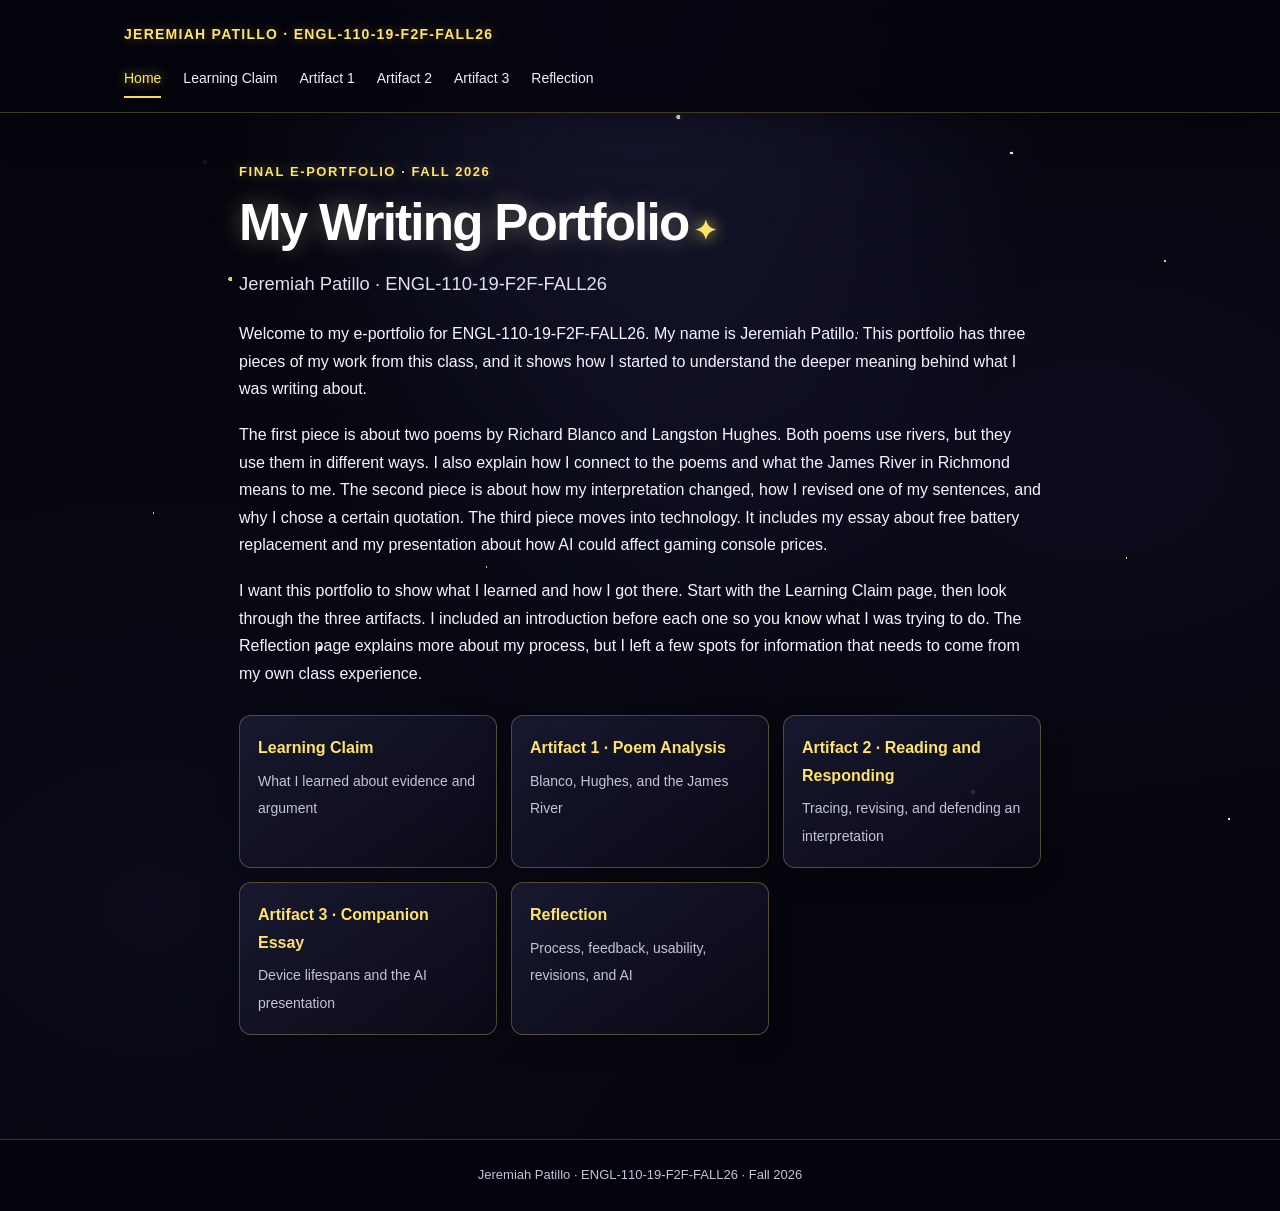
<file: index.html>
<!DOCTYPE html>

<html lang="en">
<head>
<meta charset="utf-8"/>
<meta content="width=device-width, initial-scale=1" name="viewport"/>
<meta content="Jeremiah Patillo's ENGL-110-19-F2F-FALL26 e-portfolio." name="description"/>
<title>Home | Jeremiah Patillo</title>
<link href="styles.css" rel="stylesheet"/>
</head>
<body>
<header><div class="header-inner">
<div class="brand">Jeremiah Patillo · ENGL-110-19-F2F-FALL26</div>
<nav aria-label="Main navigation"><a aria-current="page" href="index.html">Home</a><a href="learning-claim.html">Learning Claim</a><a href="artifact-1.html">Artifact 1</a><a href="artifact-2.html">Artifact 2</a><a href="artifact-3.html">Artifact 3</a><a href="reflection.html">Reflection</a></nav>
</div></header>
<main>
<div class="eyebrow">Final e-portfolio · Fall 2026</div>
<h1>My Writing Portfolio</h1>
<p class="lead">Jeremiah Patillo · ENGL-110-19-F2F-FALL26</p>
<p>Welcome to my e-portfolio for ENGL-110-19-F2F-FALL26. My name is Jeremiah Patillo. This portfolio has three pieces of my work from this class, and it shows how I started to understand the deeper meaning behind what I was writing about.</p>
<p>The first piece is about two poems by Richard Blanco and Langston Hughes. Both poems use rivers, but they use them in different ways. I also explain how I connect to the poems and what the James River in Richmond means to me. The second piece is about how my interpretation changed, how I revised one of my sentences, and why I chose a certain quotation. The third piece moves into technology. It includes my essay about free battery replacement and my presentation about how AI could affect gaming console prices.</p>
<p>I want this portfolio to show what I learned and how I got there. Start with the Learning Claim page, then look through the three artifacts. I included an introduction before each one so you know what I was trying to do. The Reflection page explains more about my process, but I left a few spots for information that needs to come from my own class experience.</p>
<div class="page-list">
<a class="page-card" href="learning-claim.html"><strong>Learning Claim</strong><span>What I learned about evidence and argument</span></a>
<a class="page-card" href="artifact-1.html"><strong>Artifact 1 · Poem Analysis</strong><span>Blanco, Hughes, and the James River</span></a>
<a class="page-card" href="artifact-2.html"><strong>Artifact 2 · Reading and Responding</strong><span>Tracing, revising, and defending an interpretation</span></a>
<a class="page-card" href="artifact-3.html"><strong>Artifact 3 · Companion Essay</strong><span>Device lifespans and the AI presentation</span></a>
<a class="page-card" href="reflection.html"><strong>Reflection</strong><span>Process, feedback, usability, revisions, and AI</span></a>
</div>
</main>
<footer>Jeremiah Patillo · ENGL-110-19-F2F-FALL26 · Fall 2026</footer>
</body></html>
</file>
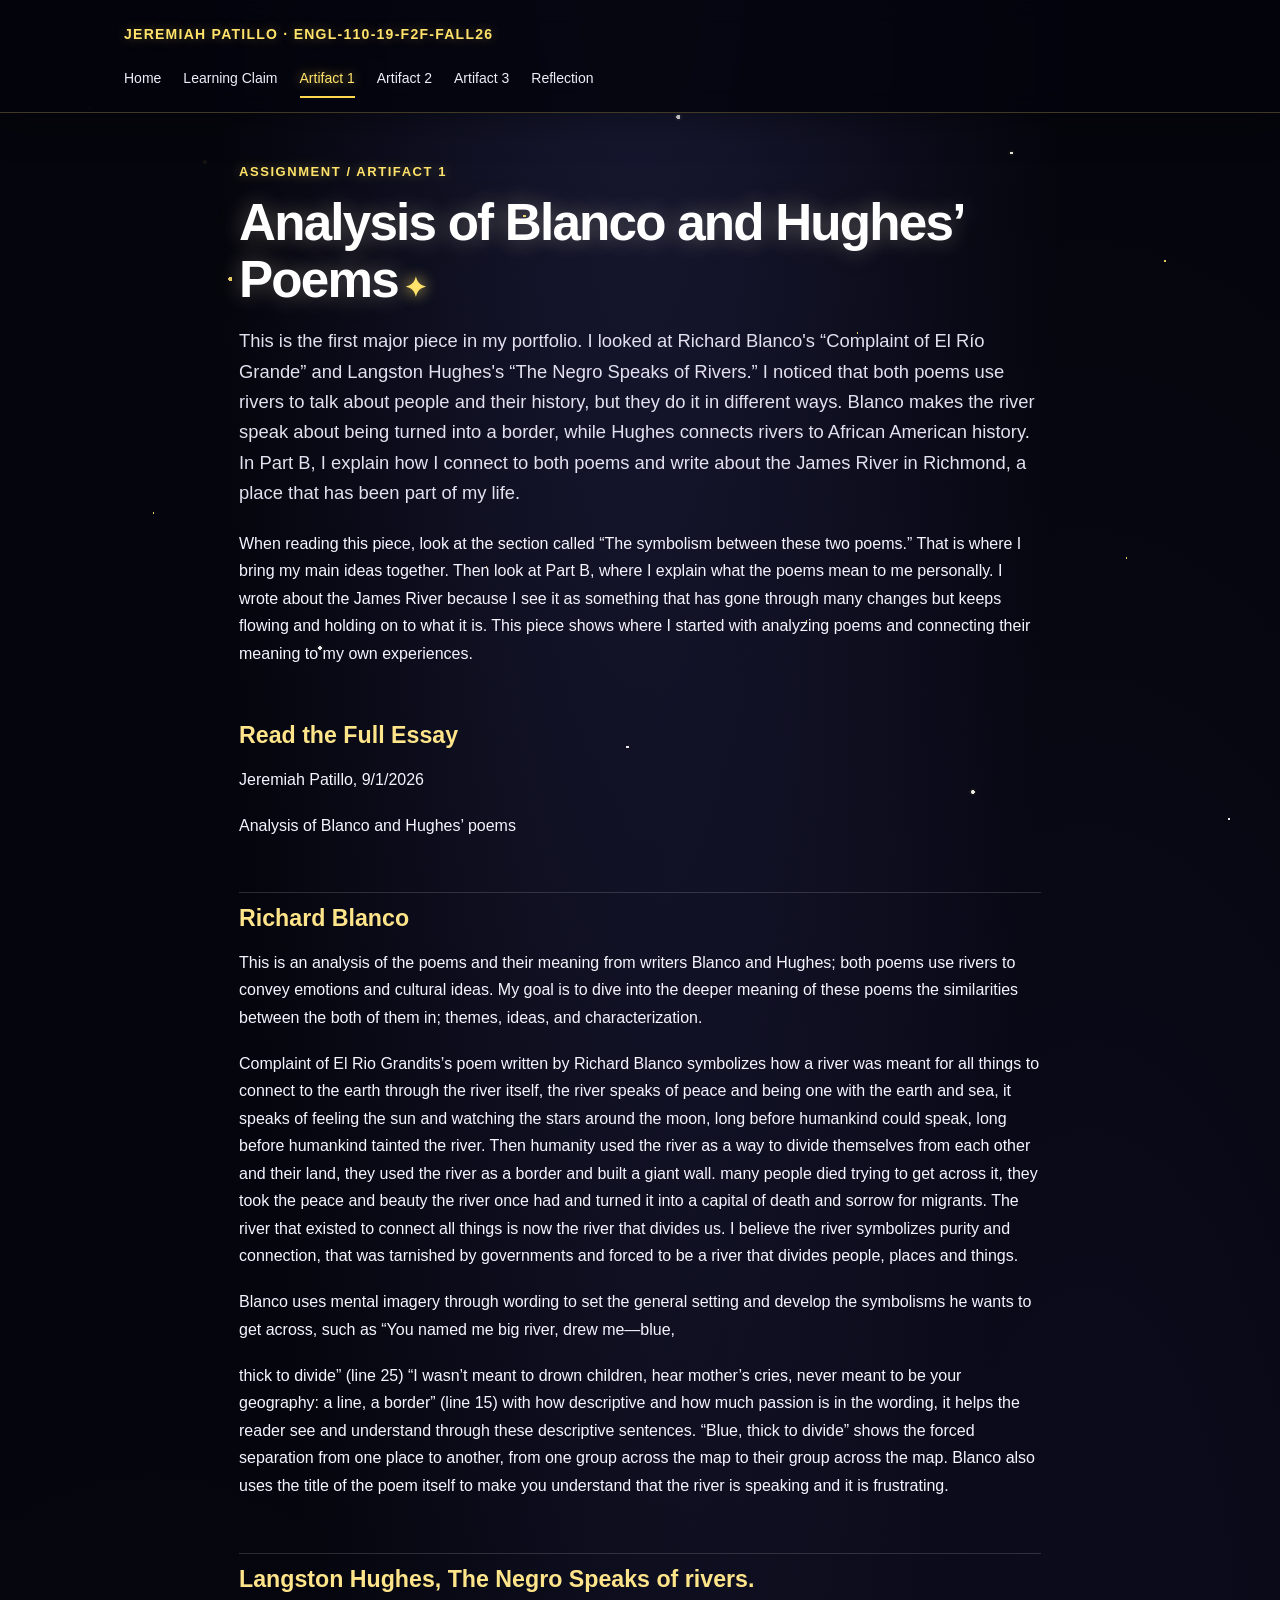
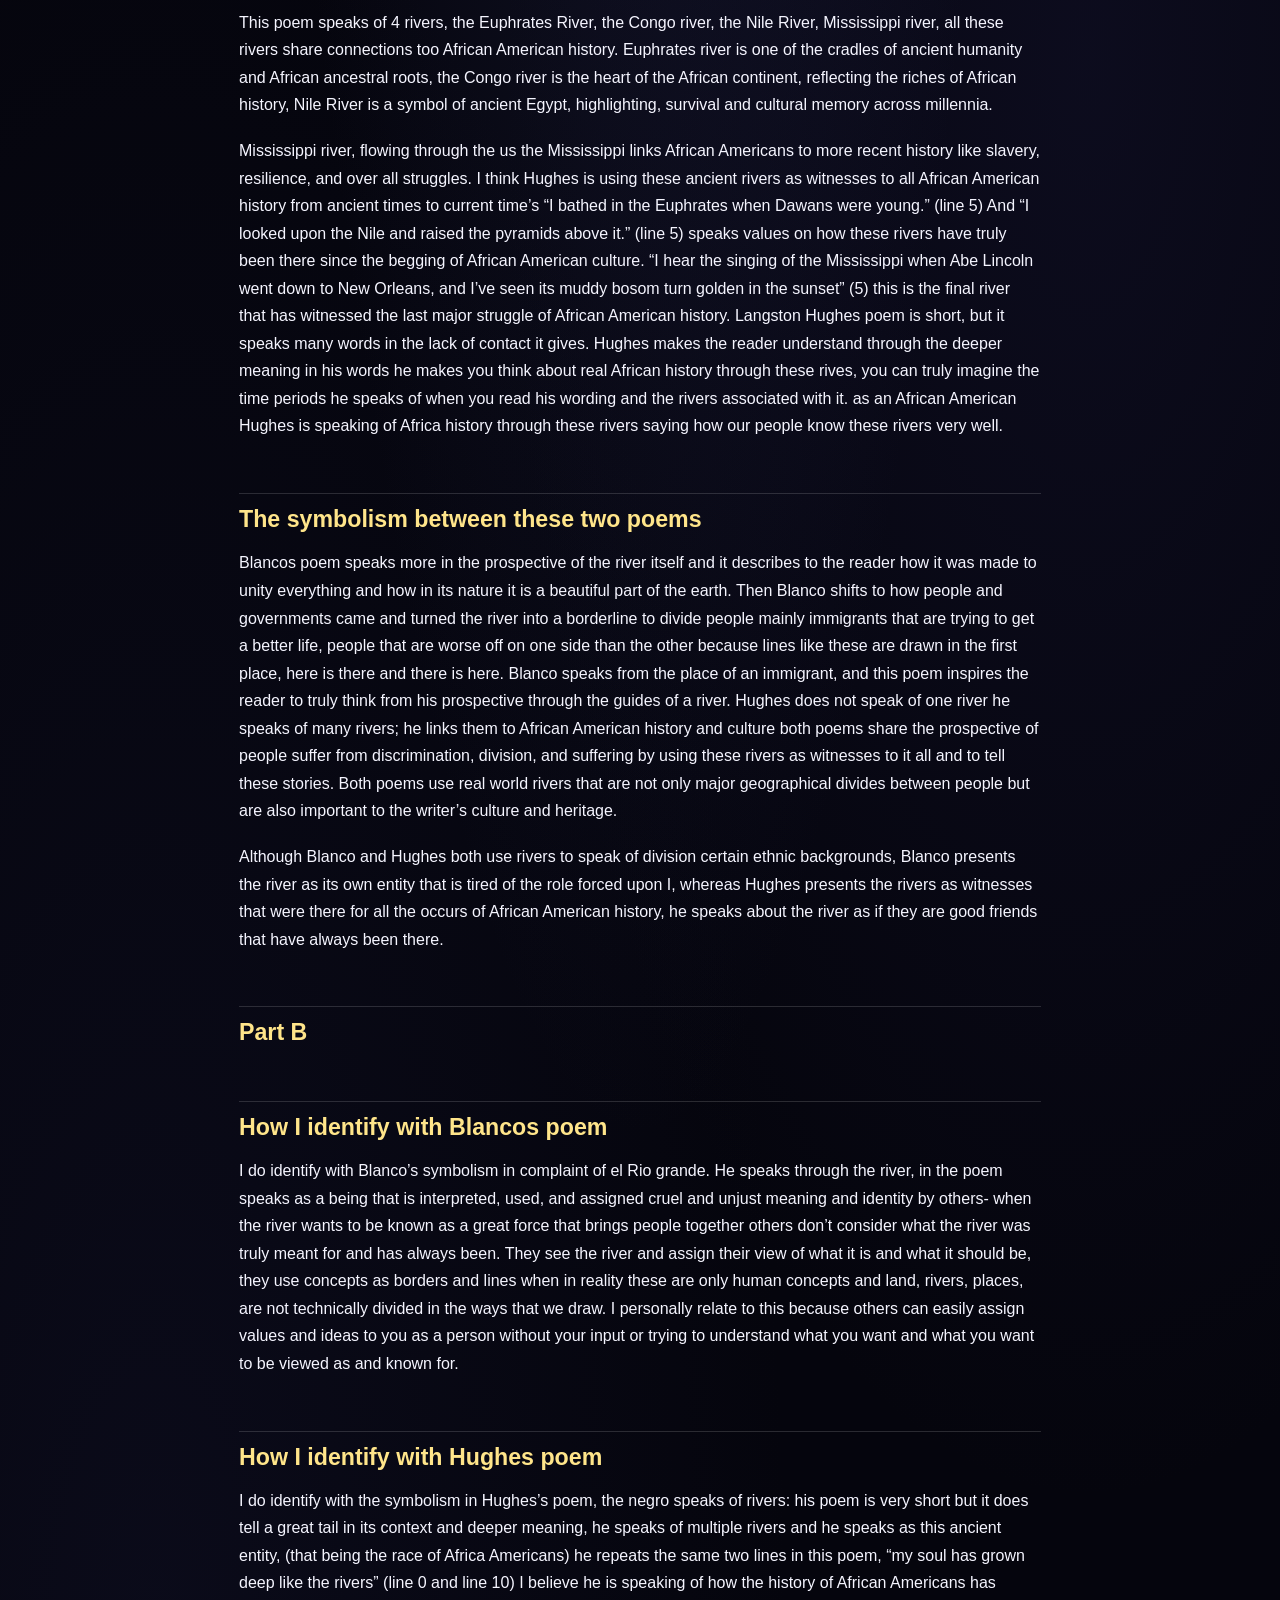
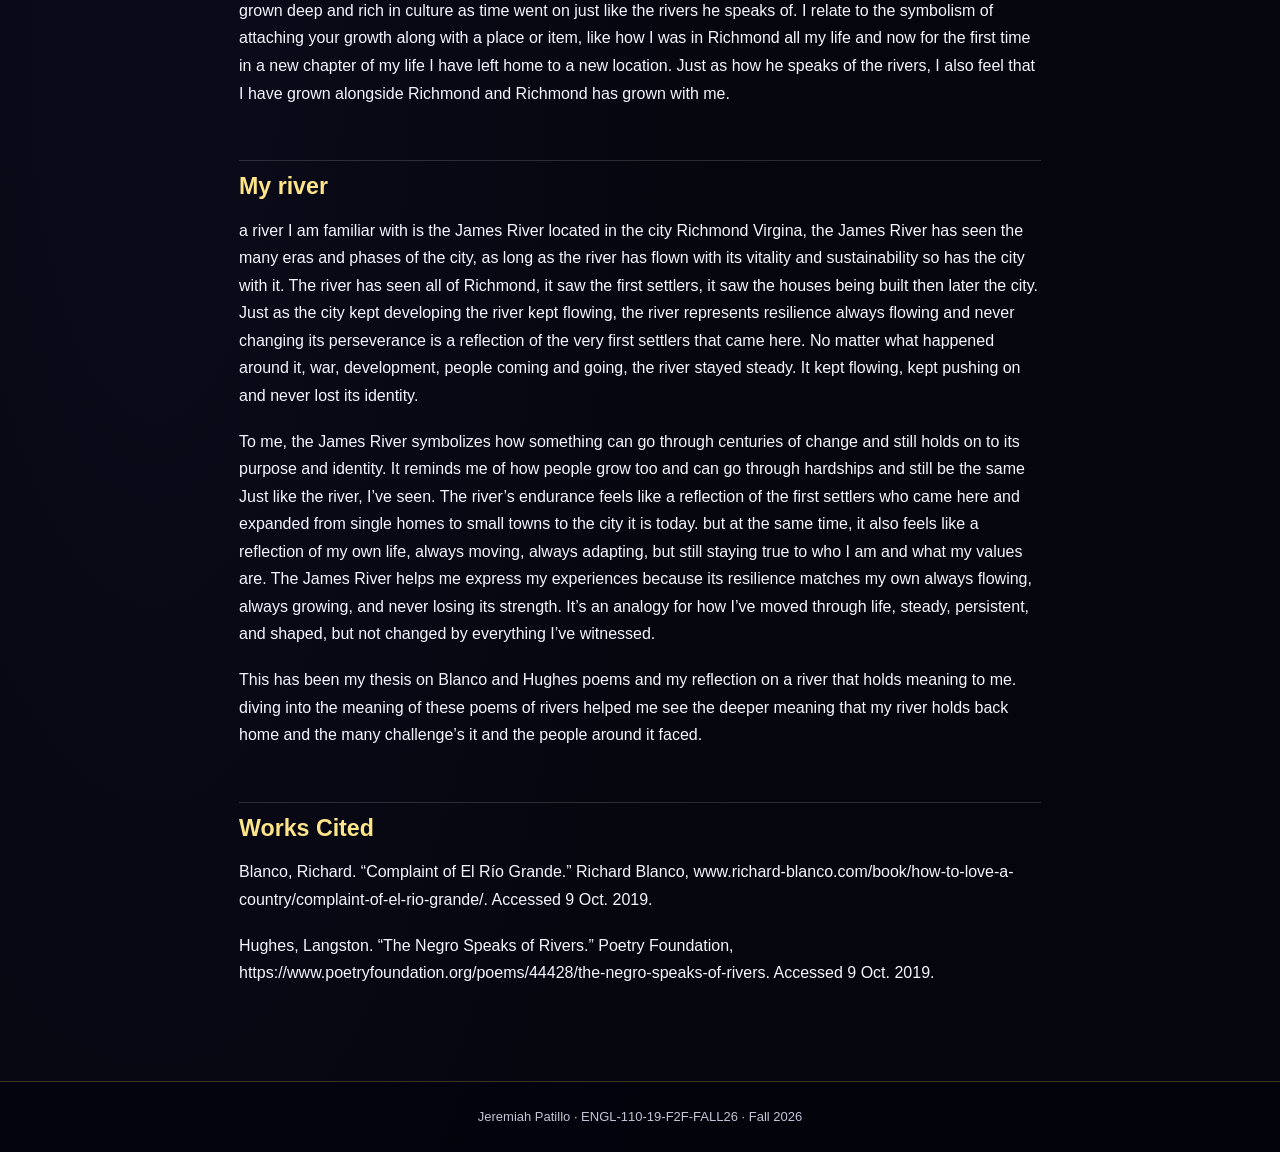
<file: artifact-1.html>
<!DOCTYPE html>

<html lang="en">
<head>
<meta charset="utf-8"/>
<meta content="width=device-width, initial-scale=1" name="viewport"/>
<meta content="Jeremiah Patillo's ENGL-110-19-F2F-FALL26 e-portfolio." name="description"/>
<title>Artifact 1 | Jeremiah Patillo</title>
<link href="styles.css" rel="stylesheet"/>
</head>
<body>
<header><div class="header-inner">
<div class="brand">Jeremiah Patillo · ENGL-110-19-F2F-FALL26</div>
<nav aria-label="Main navigation"><a href="index.html">Home</a><a href="learning-claim.html">Learning Claim</a><a aria-current="page" href="artifact-1.html">Artifact 1</a><a href="artifact-2.html">Artifact 2</a><a href="artifact-3.html">Artifact 3</a><a href="reflection.html">Reflection</a></nav>
</div></header>
<main>
<div class="eyebrow">Assignment / Artifact 1</div><h1>Analysis of Blanco and Hughes’ Poems</h1>
<p class="lead">This is the first major piece in my portfolio. I looked at Richard Blanco's “Complaint of El Río Grande” and Langston Hughes's “The Negro Speaks of Rivers.” I noticed that both poems use rivers to talk about people and their history, but they do it in different ways. Blanco makes the river speak about being turned into a border, while Hughes connects rivers to African American history. In Part B, I explain how I connect to both poems and write about the James River in Richmond, a place that has been part of my life.</p>
<p>When reading this piece, look at the section called “The symbolism between these two poems.” That is where I bring my main ideas together. Then look at Part B, where I explain what the poems mean to me personally. I wrote about the James River because I see it as something that has gone through many changes but keeps flowing and holding on to what it is. This piece shows where I started with analyzing poems and connecting their meaning to my own experiences.</p>
<h2>Read the Full Essay</h2>
<article><p>Jeremiah Patillo, 9/1/2026</p>
<p>Analysis of Blanco and Hughes’ poems</p>
<h2>Richard Blanco</h2>
<p>This is an analysis of the poems and their meaning from writers Blanco and Hughes; both poems use rivers to convey emotions and cultural ideas. My goal is to dive into the deeper meaning of these poems the similarities between the both of them in; themes, ideas, and characterization.</p>
<p>Complaint of El Rio Grandits’s poem written by Richard Blanco symbolizes how a river was meant for all things to connect to the earth through the river itself, the river speaks of peace and being one with the earth and sea, it speaks of feeling the sun and watching the stars around the moon, long before humankind could speak, long before humankind tainted the river. Then humanity used the river as a way to divide themselves from each other and their land, they used the river as a border and built a giant wall. many people died trying to get across it, they took the peace and beauty the river once had and turned it into a capital of death and sorrow for migrants.  The river that existed to connect all things is now the river that divides us. I believe the river symbolizes purity and connection, that was tarnished by governments and forced to be a river that divides people, places and things.</p>
<p>Blanco uses mental imagery through wording to set the general setting and develop the symbolisms he wants to get across, such as “You named me big river, drew me—blue,</p>
<p>thick to divide” (line 25) “I wasn’t meant to drown children, hear mother’s cries, never meant to be your geography: a line, a border” (line 15) with how descriptive and how much passion is in the wording, it helps the reader see and understand through these descriptive sentences. “Blue, thick to divide” shows the forced separation from one place to another, from one group across the map to their group across the map. Blanco also uses the title of the poem itself to make you understand that the river is speaking and it is frustrating.</p>
<h2>Langston Hughes, The Negro Speaks of rivers.</h2>
<p>This poem speaks of 4 rivers, the Euphrates River, the Congo river, the Nile River, Mississippi river, all these rivers share connections too African American history. Euphrates river is one of the cradles of ancient humanity and African ancestral roots, the Congo river is the heart of the African continent, reflecting the riches of African history, Nile River is a symbol of ancient Egypt, highlighting, survival and cultural memory across millennia.</p>
<p>Mississippi river, flowing through the us the Mississippi links African Americans to more recent history like slavery, resilience, and over all struggles. I think Hughes is using these ancient rivers as witnesses to all African American history from ancient times to current time’s “I bathed in the Euphrates when Dawans were young.” (line 5) And “I looked upon the Nile and raised the pyramids above it.” (line 5) speaks values on how these rivers have truly been there since the begging of African American culture. “I hear the singing of the Mississippi when Abe Lincoln went down to New Orleans, and I’ve seen its muddy bosom turn golden in the sunset” (5) this is the final river that has witnessed the last major struggle of African American history. Langston Hughes poem is short, but it speaks many words in the lack of contact it gives. Hughes makes the reader understand through the deeper meaning in his words he makes you think about real African history through these rives, you can truly imagine the time periods he speaks of when you read his wording and the rivers associated with it. as an African American Hughes is speaking of Africa history through these rivers saying how our people know these rivers very well.</p>
<h2>The symbolism between these two poems</h2>
<p>Blancos poem speaks more in the prospective of the river itself and it describes to the reader how it was made to unity everything and how in its nature it is a beautiful part of the earth. Then Blanco shifts to how people and governments came and turned the river into a borderline to divide people mainly immigrants that are trying to get a better life, people that are worse off on one side than the other because lines like these are drawn in the first place, here is there and there is here. Blanco speaks from the place of an immigrant, and this poem inspires the reader to truly think from his prospective through the guides of a river. Hughes does not speak of one river he speaks of many rivers; he links them to African American history and culture both poems share the prospective of people suffer from discrimination, division, and suffering by using these rivers as witnesses to it all and to tell these stories. Both poems use real world rivers that are not only major geographical divides between people but are also important to the writer’s culture and heritage.</p>
<p>Although Blanco and Hughes both use rivers to speak of division certain ethnic backgrounds, Blanco presents the river as its own entity that is tired of the role forced upon I, whereas Hughes presents the rivers as witnesses that were there for all the occurs of African American history, he speaks about the river as if they are good friends that have always been there.</p>
<h2>Part B</h2>
<h2>How I identify with Blancos poem</h2>
<p>I do identify with Blanco’s symbolism in complaint of el Rio grande. He speaks through the river, in the poem speaks as a being that is interpreted, used, and assigned cruel and unjust meaning and identity by others- when the river wants to be known as a great force that brings people together others don’t consider what the river was truly meant for and has always been. They see the river and assign their view of what it is and what it should be, they use concepts as borders and lines when in reality these are only human concepts and land, rivers, places, are not technically divided in the ways that we draw. I personally relate to this because others can easily assign values and ideas to you as a person without your input or trying to understand what you want and what you want to be viewed as and known for.</p>
<h2>How I identify with Hughes poem</h2>
<p>I do identify with the symbolism in Hughes’s poem, the negro speaks of rivers: his poem is very short but it does tell a great tail in its context and deeper meaning, he speaks of multiple rivers and he speaks as this ancient entity, (that being the race of Africa Americans) he repeats the same two lines in this poem, “my soul has grown deep like the rivers” (line 0 and line 10) I believe he is speaking of how the history of African Americans has grown deep and rich in culture as time went on just like the rivers he speaks of. I relate to the symbolism of attaching your growth along with a place or item, like how I was in Richmond all my life and now for the first time in a new chapter of my life I have left home to a new location. Just as how he speaks of the rivers, I also feel that I have grown alongside Richmond and Richmond has grown with me.</p>
<h2>My river</h2>
<p>a river I am familiar with is the James River located in the city Richmond Virgina, the James River has seen the many eras and phases of the city, as long as the river has flown with its vitality and sustainability so has the city with it. The river has seen all of Richmond, it saw the first settlers, it saw the houses being built then later the city. Just as the city kept developing the river kept flowing, the river represents resilience always flowing and never changing its perseverance is a reflection of the very first settlers that came here.  No matter what happened around it, war, development, people coming and going, the river stayed steady. It kept flowing, kept pushing on and never lost its identity.</p>
<p>To me, the James River symbolizes how something can go through centuries of change and still holds on to its purpose and identity. It reminds me of how people grow too and can go through hardships and still be the same Just like the river, I’ve seen. The river’s endurance feels like a reflection of the first settlers who came here and expanded from single homes to small towns to the city it is today. but at the same time, it also feels like a reflection of my own life, always moving, always adapting, but still staying true to who I am and what my values are. The James River helps me express my experiences because its resilience matches my own always flowing, always growing, and never losing its strength. It’s an analogy for how I’ve moved through life, steady, persistent, and shaped, but not changed by everything I’ve witnessed.</p>
<p>This has been my thesis on Blanco and Hughes poems and my reflection on a river that holds meaning to me. diving into the meaning of these poems of rivers helped me see the deeper meaning that my river holds back home and the many challenge’s it and the people around it faced.</p>
<h2>Works Cited</h2>
<p>Blanco, Richard. “Complaint of El Río Grande.” Richard Blanco, www.richard-blanco.com/book/how-to-love-a-country/complaint-of-el-rio-grande/. Accessed 9 Oct. 2019.</p>
<p>Hughes, Langston. “The Negro Speaks of Rivers.” Poetry Foundation, https://www.poetryfoundation.org/poems/44428/the-negro-speaks-of-rivers. Accessed 9 Oct. 2019.</p></article></main>
<footer>Jeremiah Patillo · ENGL-110-19-F2F-FALL26 · Fall 2026</footer>
</body></html>
</file>
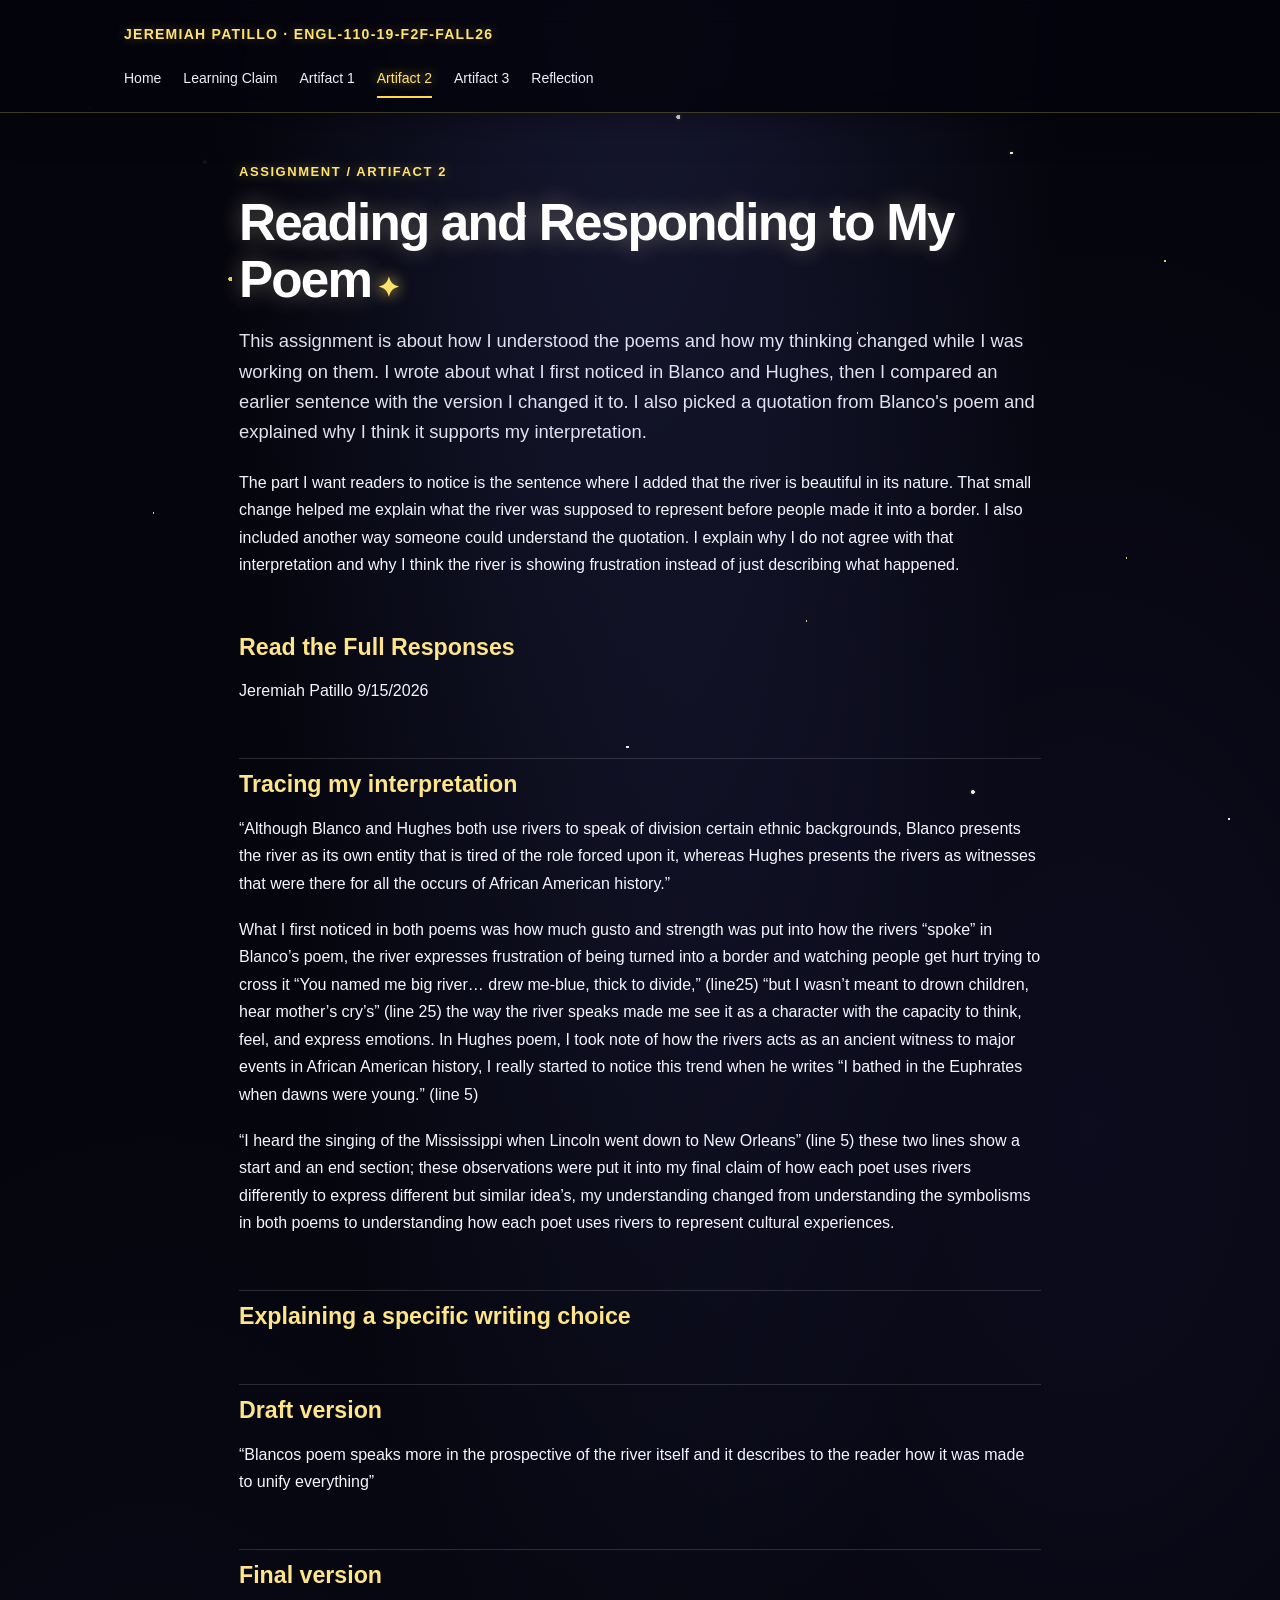
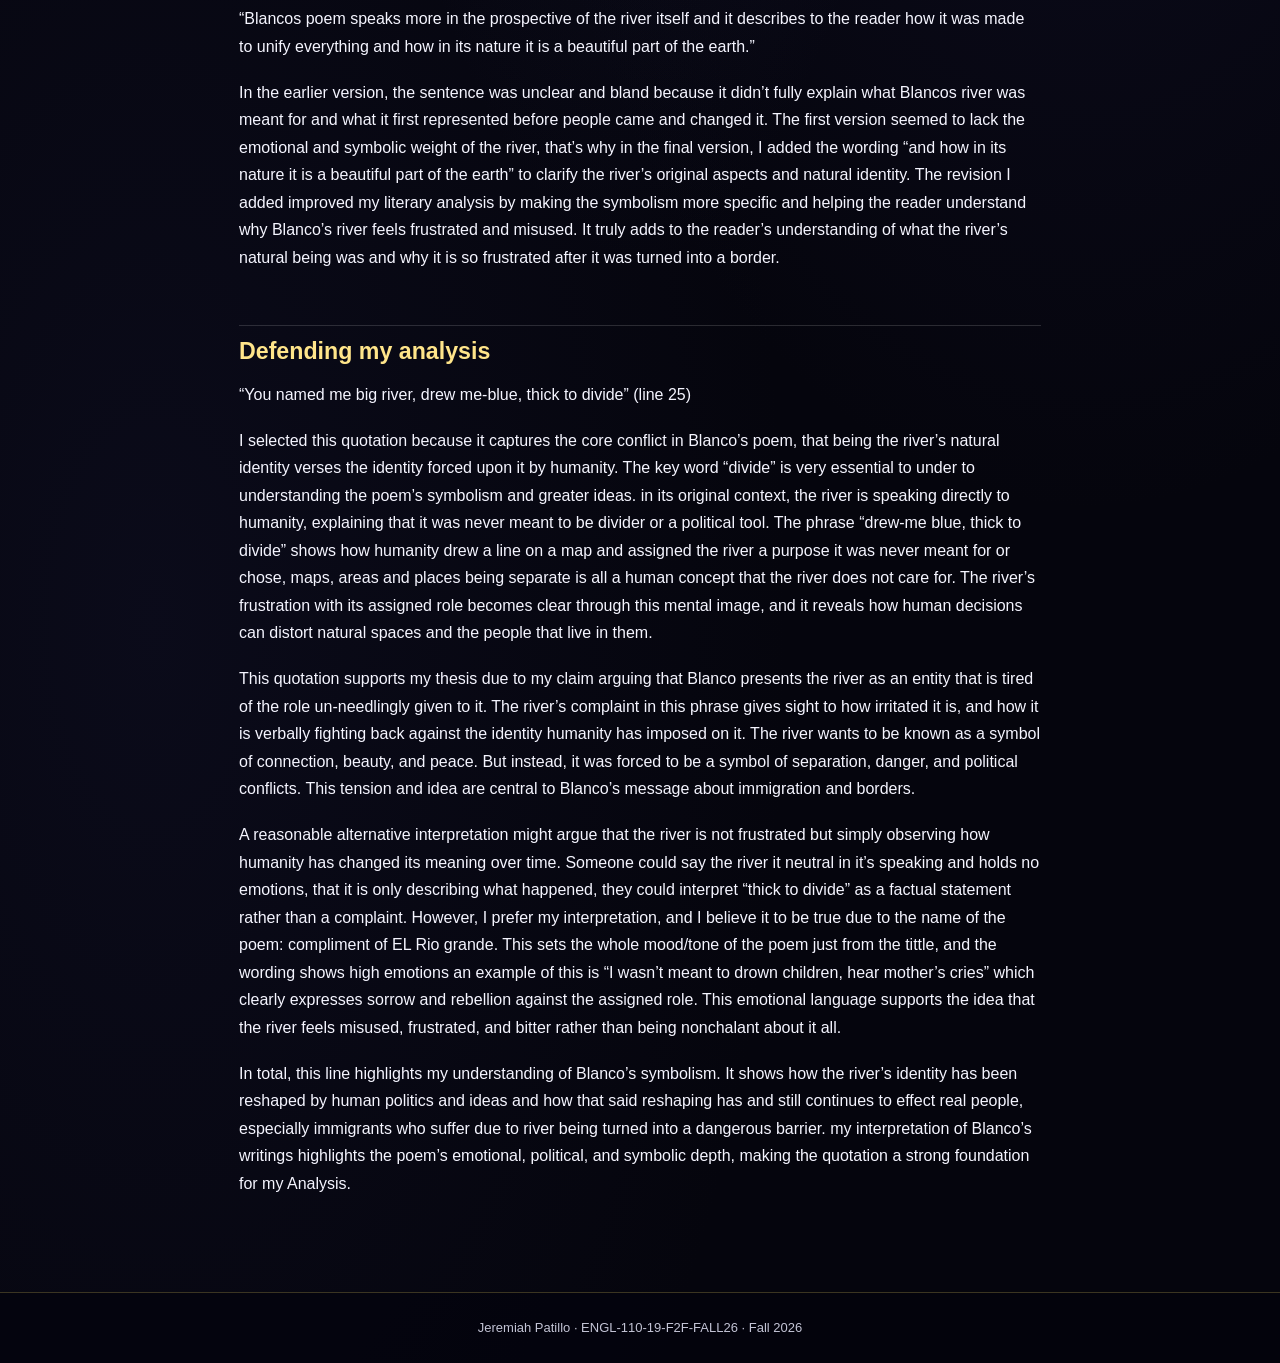
<file: artifact-2.html>
<!DOCTYPE html>

<html lang="en">
<head>
<meta charset="utf-8"/>
<meta content="width=device-width, initial-scale=1" name="viewport"/>
<meta content="Jeremiah Patillo's ENGL-110-19-F2F-FALL26 e-portfolio." name="description"/>
<title>Artifact 2 | Jeremiah Patillo</title>
<link href="styles.css" rel="stylesheet"/>
</head>
<body>
<header><div class="header-inner">
<div class="brand">Jeremiah Patillo · ENGL-110-19-F2F-FALL26</div>
<nav aria-label="Main navigation"><a href="index.html">Home</a><a href="learning-claim.html">Learning Claim</a><a href="artifact-1.html">Artifact 1</a><a aria-current="page" href="artifact-2.html">Artifact 2</a><a href="artifact-3.html">Artifact 3</a><a href="reflection.html">Reflection</a></nav>
</div></header>
<main>
<div class="eyebrow">Assignment / Artifact 2</div><h1>Reading and Responding to My Poem</h1>
<p class="lead">This assignment is about how I understood the poems and how my thinking changed while I was working on them. I wrote about what I first noticed in Blanco and Hughes, then I compared an earlier sentence with the version I changed it to. I also picked a quotation from Blanco's poem and explained why I think it supports my interpretation.</p>
<p>The part I want readers to notice is the sentence where I added that the river is beautiful in its nature. That small change helped me explain what the river was supposed to represent before people made it into a border. I also included another way someone could understand the quotation. I explain why I do not agree with that interpretation and why I think the river is showing frustration instead of just describing what happened.</p>
<h2>Read the Full Responses</h2>
<article><p>Jeremiah Patillo 9/15/2026</p>
<h2>Tracing my interpretation</h2>
<p>“Although Blanco and Hughes both use rivers to speak of division certain ethnic backgrounds, Blanco presents the river as its own entity that is tired of the role forced upon it, whereas Hughes presents the rivers as witnesses that were there for all the occurs of African American history.”</p>
<p>What I first noticed in both poems was how much gusto and strength was put into how the rivers “spoke” in Blanco’s poem, the river expresses frustration of being turned into a border and watching people get hurt trying to cross it “You named me big river… drew me-blue, thick to divide,” (line25) “but I wasn’t meant to drown children, hear mother’s cry’s” (line 25) the way the river speaks made me see it as a character with the capacity to think, feel, and express emotions. In Hughes poem, I took note of how the rivers acts as an ancient witness to major events in African American history, I really started to notice this trend when he writes “I bathed in the Euphrates when dawns were young.” (line 5)</p>
<p>“I heard the singing of the Mississippi when Lincoln went down to New Orleans” (line 5) these two lines show a start and an end section; these observations were put it into my final claim of how each poet uses rivers differently to express different but similar idea’s, my understanding changed from understanding the symbolisms in both poems to understanding how each poet uses rivers to represent cultural experiences.</p>
<h2>Explaining a specific writing choice</h2>
<h2>Draft version</h2>
<p>“Blancos poem speaks more in the prospective of the river itself and it describes to the reader how it was made to unify everything”</p>
<h2>Final version</h2>
<p>“Blancos poem speaks more in the prospective of the river itself and it describes to the reader how it was made to unify everything and how in its nature it is a beautiful part of the earth.”</p>
<p>In the earlier version, the sentence was unclear and bland because it didn’t fully explain what Blancos river was meant for and what it first represented before people came and changed it. The first version seemed to lack the emotional and symbolic weight of the river, that’s why in the final version, I added the wording “and how in its nature it is a beautiful part of the earth” to clarify the river’s original aspects and natural identity. The revision I added improved my literary analysis by making the symbolism more specific and helping the reader understand why Blanco’s river feels frustrated and misused. It truly adds to the reader’s understanding of what the river’s natural being was and why it is so frustrated after it was turned into a border.</p>
<h2>Defending my analysis</h2>
<p>“You named me big river, drew me-blue, thick to divide” (line 25)</p>
<p>I selected this quotation because it captures the core conflict in Blanco’s poem, that being the river’s natural identity verses the identity forced upon it by humanity. The key word “divide” is very essential to under to understanding the poem’s symbolism and greater ideas. in its original context, the river is speaking directly to humanity, explaining that it was never meant to be divider or a political tool. The phrase “drew-me blue, thick to divide” shows how humanity drew a line on a map and assigned the river a purpose it was never meant for or chose, maps, areas and places being separate is all a human concept that the river does not care for.  The river’s frustration with its assigned role becomes clear through this mental image, and it reveals how human decisions can distort natural spaces and the people that live in them.</p>
<p>This quotation supports my thesis due to my claim arguing that Blanco presents the river as an entity that is tired of the role un-needlingly given to it. The river’s complaint in this phrase gives sight to how irritated it is, and how it is verbally fighting back against the identity humanity has imposed on it. The river wants to be known as a symbol of connection, beauty, and peace. But instead, it was forced to be a symbol of separation, danger, and political conflicts.  This tension and idea are central to Blanco’s message about immigration and borders.</p>
<p>A reasonable alternative interpretation might argue that the river is not frustrated but simply observing how humanity has changed its meaning over time. Someone could say the river it neutral in it’s speaking and holds no emotions, that it is only describing what happened, they could interpret “thick to divide” as a factual statement rather than a complaint. However, I prefer my interpretation, and I believe it to be true due to the name of the poem: compliment of EL Rio grande. This sets the whole mood/tone of the poem just from the tittle, and the wording shows high emotions an example of this is “I wasn’t meant to drown children, hear mother’s cries” which clearly expresses sorrow and rebellion against the assigned role. This emotional language supports the idea that the river feels misused, frustrated, and bitter rather than being nonchalant about it all.</p>
<p>In total, this line highlights my understanding of Blanco’s symbolism. It shows how the river’s identity has been reshaped by human politics and ideas and how that said reshaping has and still continues to effect real people, especially immigrants who suffer due to river being turned into a dangerous barrier. my interpretation of Blanco’s writings highlights the poem’s emotional, political, and symbolic depth, making the quotation a strong foundation for my Analysis.</p></article></main>
<footer>Jeremiah Patillo · ENGL-110-19-F2F-FALL26 · Fall 2026</footer>
</body></html>
</file>
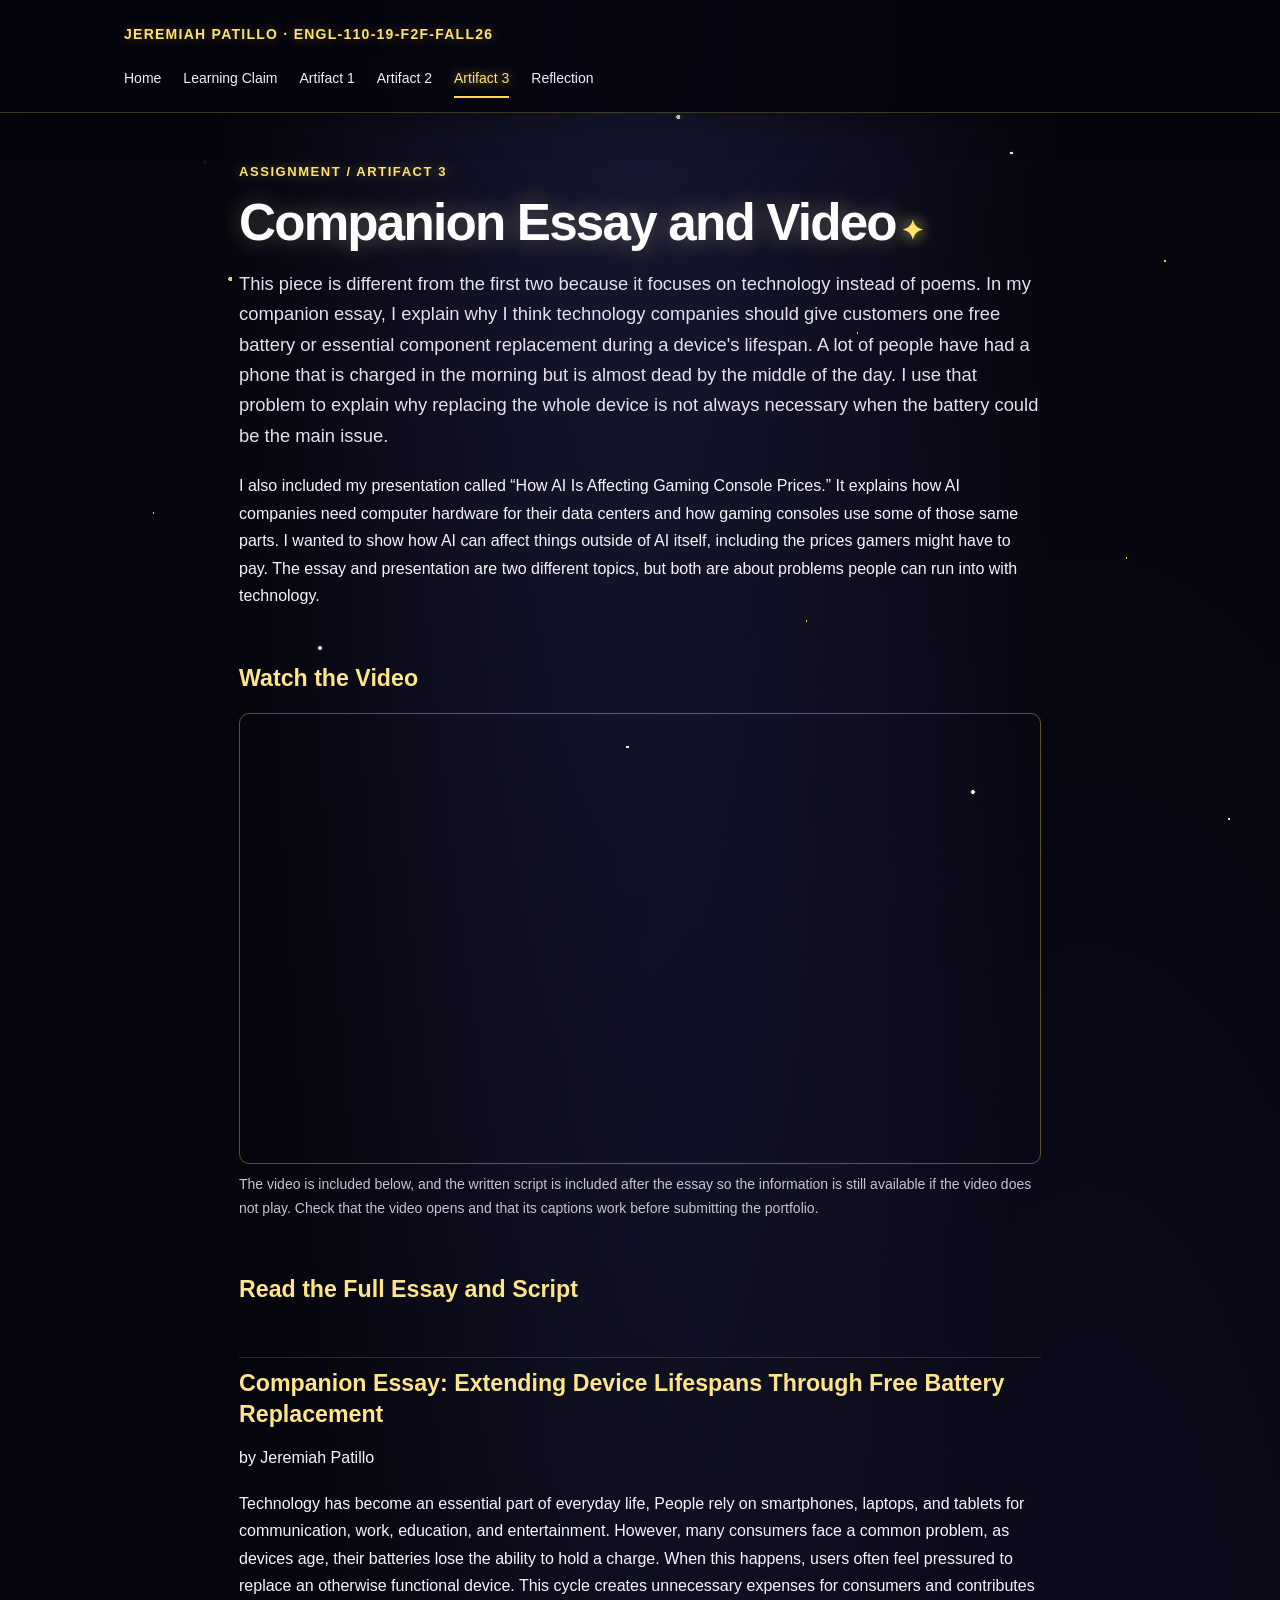
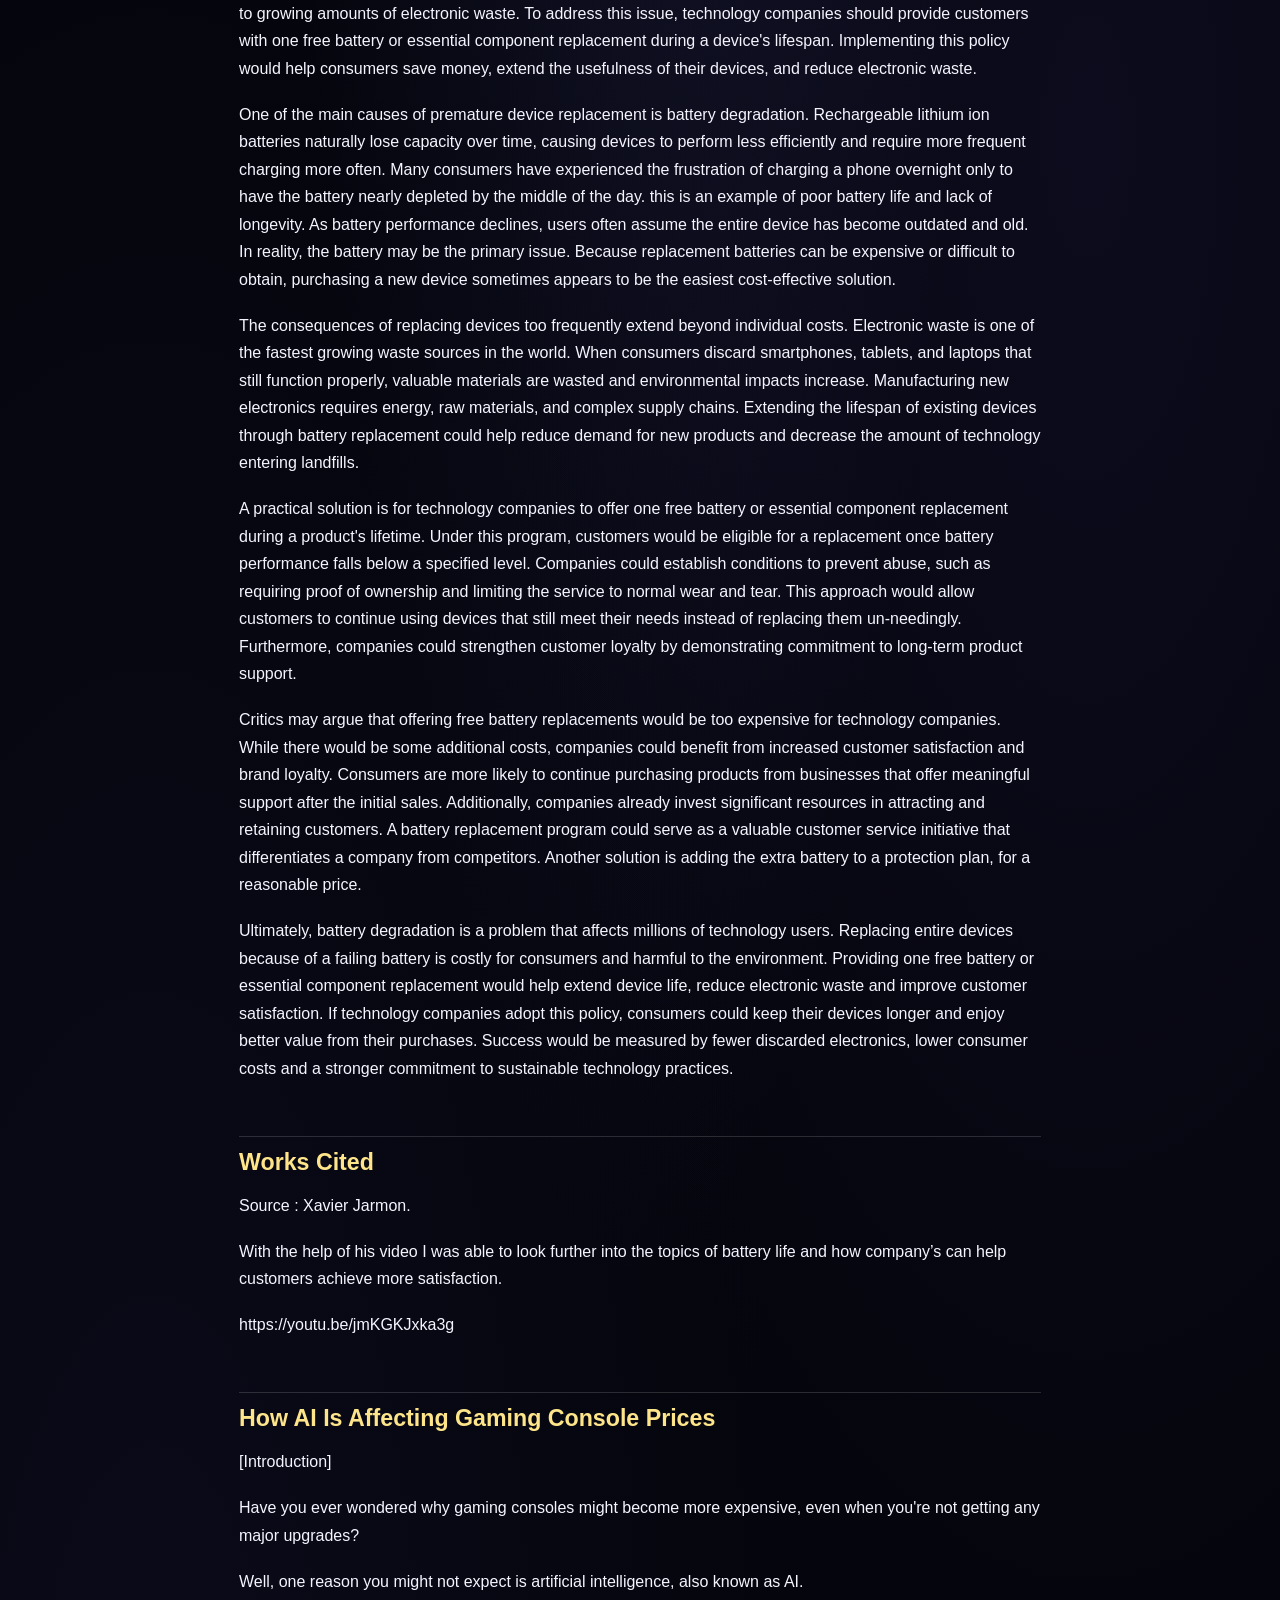
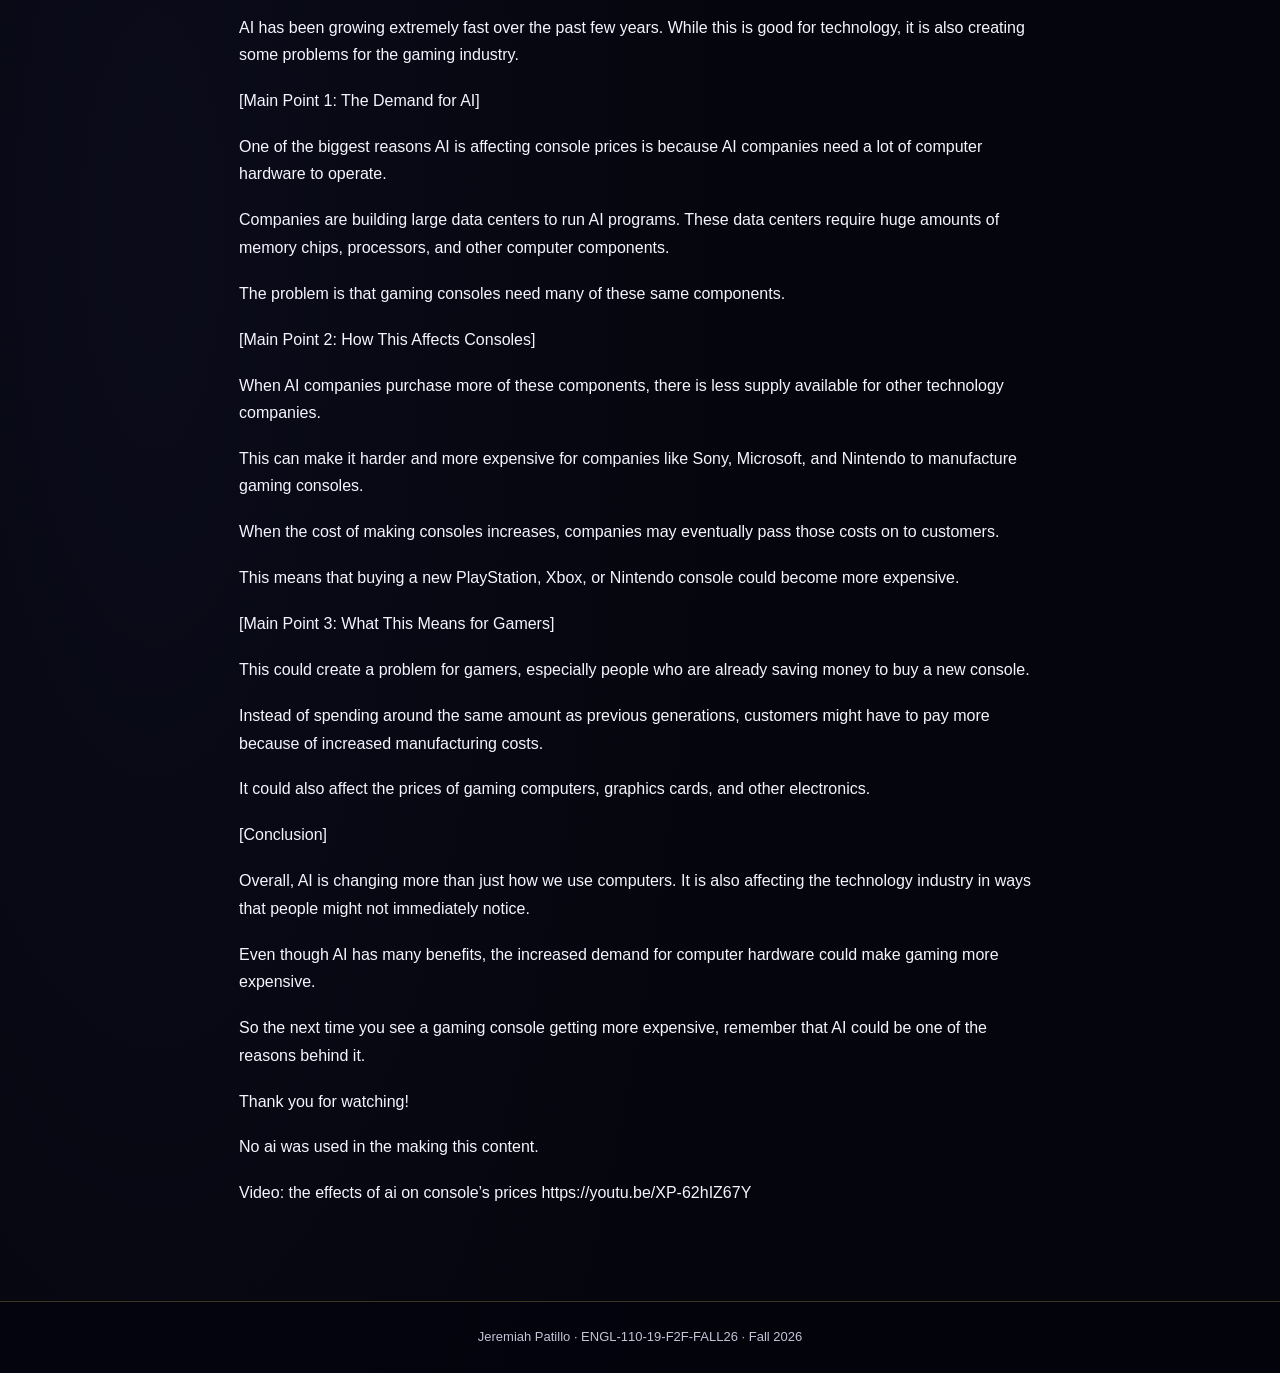
<file: artifact-3.html>
<!DOCTYPE html>

<html lang="en">
<head>
<meta charset="utf-8"/>
<meta content="width=device-width, initial-scale=1" name="viewport"/>
<meta content="Jeremiah Patillo's ENGL-110-19-F2F-FALL26 e-portfolio." name="description"/>
<title>Artifact 3 | Jeremiah Patillo</title>
<link href="styles.css" rel="stylesheet"/>
</head>
<body>
<header><div class="header-inner">
<div class="brand">Jeremiah Patillo · ENGL-110-19-F2F-FALL26</div>
<nav aria-label="Main navigation"><a href="index.html">Home</a><a href="learning-claim.html">Learning Claim</a><a href="artifact-1.html">Artifact 1</a><a href="artifact-2.html">Artifact 2</a><a aria-current="page" href="artifact-3.html">Artifact 3</a><a href="reflection.html">Reflection</a></nav>
</div></header>
<main>
<div class="eyebrow">Assignment / Artifact 3</div><h1>Companion Essay and Video</h1>
<p class="lead">This piece is different from the first two because it focuses on technology instead of poems. In my companion essay, I explain why I think technology companies should give customers one free battery or essential component replacement during a device's lifespan. A lot of people have had a phone that is charged in the morning but is almost dead by the middle of the day. I use that problem to explain why replacing the whole device is not always necessary when the battery could be the main issue.</p>
<p>I also included my presentation called “How AI Is Affecting Gaming Console Prices.” It explains how AI companies need computer hardware for their data centers and how gaming consoles use some of those same parts. I wanted to show how AI can affect things outside of AI itself, including the prices gamers might have to pay. The essay and presentation are two different topics, but both are about problems people can run into with technology.</p>
<h2>Watch the Video</h2>
<div class="video"><iframe allow="accelerometer; autoplay; clipboard-write; encrypted-media; gyroscope; picture-in-picture; web-share" allowfullscreen="" referrerpolicy="strict-origin-when-cross-origin" src="https://www.youtube-nocookie.com/embed/XP-62hIZ67Y" title="How AI Is Affecting Gaming Console Prices — Jeremiah Patillo"></iframe></div>
<p class="small">The video is included below, and the written script is included after the essay so the information is still available if the video does not play. Check that the video opens and that its captions work before submitting the portfolio.</p>
<h2>Read the Full Essay and Script</h2>
<article><h2>Companion Essay: Extending Device Lifespans Through Free Battery Replacement</h2>
<p>by Jeremiah Patillo</p>
<p>Technology has become an essential part of everyday life, People rely on smartphones, laptops, and tablets for communication, work, education, and entertainment. However, many consumers face a common problem, as devices age, their batteries lose the ability to hold a charge. When this happens, users often feel pressured to replace an otherwise functional device. This cycle creates unnecessary expenses for consumers and contributes to growing amounts of electronic waste. To address this issue, technology companies should provide customers with one free battery or essential component replacement during a device's lifespan. Implementing this policy would help consumers save money, extend the usefulness of their devices, and reduce electronic waste.</p>
<p>One of the main causes of premature device replacement is battery degradation. Rechargeable lithium ion batteries naturally lose capacity over time, causing devices to perform less efficiently and require more frequent charging more often. Many consumers have experienced the frustration of charging a phone overnight only to have the battery nearly depleted by the middle of the day. this is an example of poor battery life and lack of longevity. As battery performance declines, users often assume the entire device has become outdated and old. In reality, the battery may be the primary issue. Because replacement batteries can be expensive or difficult to obtain, purchasing a new device sometimes appears to be the easiest cost-effective solution.</p>
<p>The consequences of replacing devices too frequently extend beyond individual costs. Electronic waste is one of the fastest growing waste sources in the world. When consumers discard smartphones, tablets, and laptops that still function properly, valuable materials are wasted and environmental impacts increase. Manufacturing new electronics requires energy, raw materials, and complex supply chains. Extending the lifespan of existing devices through battery replacement could help reduce demand for new products and decrease the amount of technology entering landfills.</p>
<p>A practical solution is for technology companies to offer one free battery or essential component replacement during a product's lifetime. Under this program, customers would be eligible for a replacement once battery performance falls below a specified level. Companies could establish conditions to prevent abuse, such as requiring proof of ownership and limiting the service to normal wear and tear. This approach would allow customers to continue using devices that still meet their needs instead of replacing them un-needingly. Furthermore, companies could strengthen customer loyalty by demonstrating commitment to long-term product support.</p>
<p>Critics may argue that offering free battery replacements would be too expensive for technology companies. While there would be some additional costs, companies could benefit from increased customer satisfaction and brand loyalty. Consumers are more likely to continue purchasing products from businesses that offer meaningful support after the initial sales. Additionally, companies already invest significant resources in attracting and retaining customers. A battery replacement program could serve as a valuable customer service initiative that differentiates a company from competitors. Another solution is adding the extra battery to a protection plan, for a reasonable price.</p>
<p>Ultimately, battery degradation is a problem that affects millions of technology users. Replacing entire devices because of a failing battery is costly for consumers and harmful to the environment. Providing one free battery or essential component replacement would help extend device life, reduce electronic waste and improve customer satisfaction. If technology companies adopt this policy, consumers could keep their devices longer and enjoy better value from their purchases. Success would be measured by fewer discarded electronics, lower consumer costs and a stronger commitment to sustainable technology practices.</p>
<h2>Works Cited</h2>
<p>Source : Xavier Jarmon.</p>
<p>With the help of his video I was able to look further into the topics of battery life and how company’s can help customers achieve more satisfaction.</p>
<p>https://youtu.be/jmKGKJxka3g</p>
<h2>How AI Is Affecting Gaming Console Prices</h2>
<p>[Introduction]</p>
<p>Have you ever wondered why gaming consoles might become more expensive, even when you're not getting any major upgrades?</p>
<p>Well, one reason you might not expect is artificial intelligence, also known as AI.</p>
<p>AI has been growing extremely fast over the past few years. While this is good for technology, it is also creating some problems for the gaming industry.</p>
<p>[Main Point 1: The Demand for AI]</p>
<p>One of the biggest reasons AI is affecting console prices is because AI companies need a lot of computer hardware to operate.</p>
<p>Companies are building large data centers to run AI programs. These data centers require huge amounts of memory chips, processors, and other computer components.</p>
<p>The problem is that gaming consoles need many of these same components.</p>
<p>[Main Point 2: How This Affects Consoles]</p>
<p>When AI companies purchase more of these components, there is less supply available for other technology companies.</p>
<p>This can make it harder and more expensive for companies like Sony, Microsoft, and Nintendo to manufacture gaming consoles.</p>
<p>When the cost of making consoles increases, companies may eventually pass those costs on to customers.</p>
<p>This means that buying a new PlayStation, Xbox, or Nintendo console could become more expensive.</p>
<p>[Main Point 3: What This Means for Gamers]</p>
<p>This could create a problem for gamers, especially people who are already saving money to buy a new console.</p>
<p>Instead of spending around the same amount as previous generations, customers might have to pay more because of increased manufacturing costs.</p>
<p>It could also affect the prices of gaming computers, graphics cards, and other electronics.</p>
<p>[Conclusion]</p>
<p>Overall, AI is changing more than just how we use computers. It is also affecting the technology industry in ways that people might not immediately notice.</p>
<p>Even though AI has many benefits, the increased demand for computer hardware could make gaming more expensive.</p>
<p>So the next time you see a gaming console getting more expensive, remember that AI could be one of the reasons behind it.</p>
<p>Thank you for watching!</p>
<p>No ai was used in the making this content.</p>
<p>Video: the effects of ai on console’s prices https://youtu.be/XP-62hIZ67Y</p></article></main>
<footer>Jeremiah Patillo · ENGL-110-19-F2F-FALL26 · Fall 2026</footer>
</body></html>
</file>
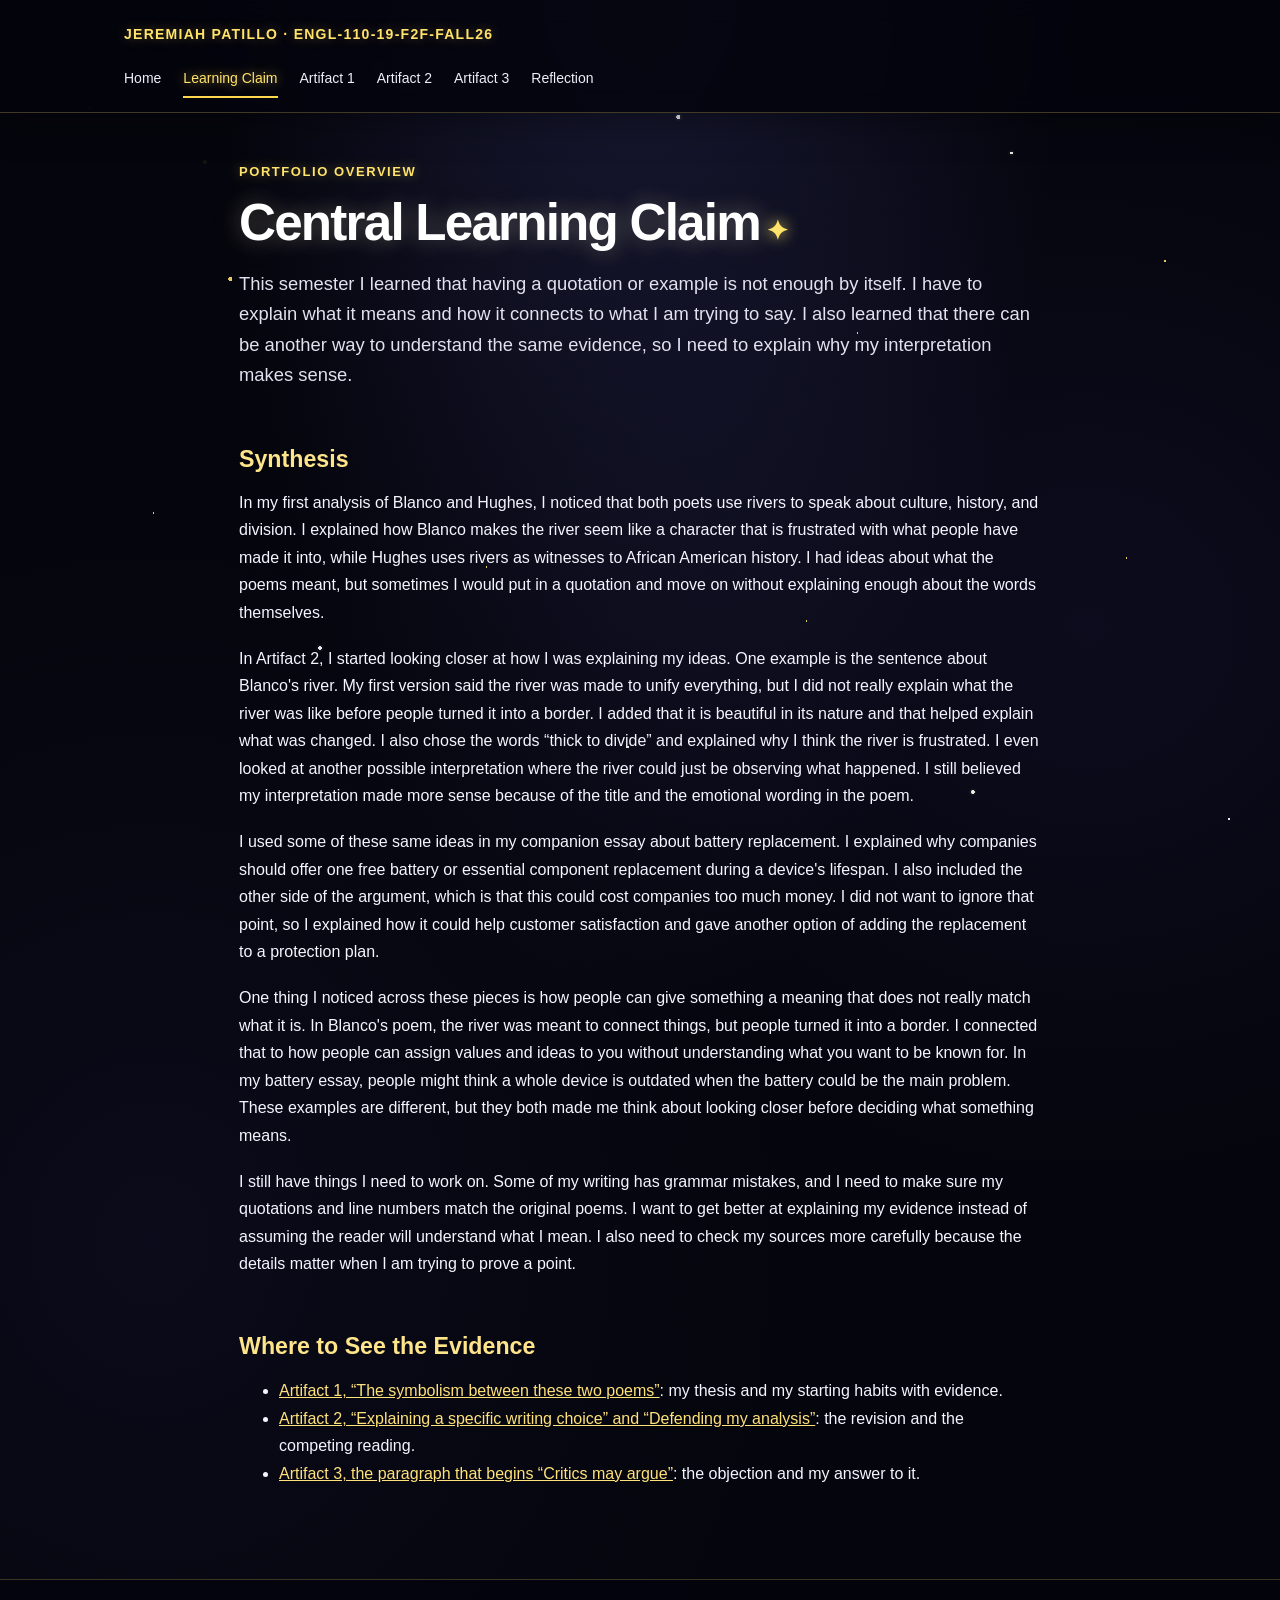
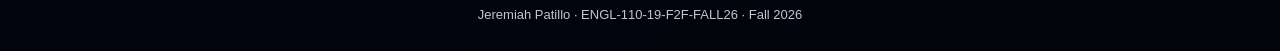
<file: learning-claim.html>
<!DOCTYPE html>

<html lang="en">
<head>
<meta charset="utf-8"/>
<meta content="width=device-width, initial-scale=1" name="viewport"/>
<meta content="Jeremiah Patillo's ENGL-110-19-F2F-FALL26 e-portfolio." name="description"/>
<title>Learning Claim | Jeremiah Patillo</title>
<link href="styles.css" rel="stylesheet"/>
</head>
<body>
<header><div class="header-inner">
<div class="brand">Jeremiah Patillo · ENGL-110-19-F2F-FALL26</div>
<nav aria-label="Main navigation"><a href="index.html">Home</a><a aria-current="page" href="learning-claim.html">Learning Claim</a><a href="artifact-1.html">Artifact 1</a><a href="artifact-2.html">Artifact 2</a><a href="artifact-3.html">Artifact 3</a><a href="reflection.html">Reflection</a></nav>
</div></header>
<main>
<div class="eyebrow">Portfolio overview</div>
<h1>Central Learning Claim</h1>
<p class="lead">This semester I learned that having a quotation or example is not enough by itself. I have to explain what it means and how it connects to what I am trying to say. I also learned that there can be another way to understand the same evidence, so I need to explain why my interpretation makes sense.</p>
<h2>Synthesis</h2>
<p>In my first analysis of Blanco and Hughes, I noticed that both poets use rivers to speak about culture, history, and division. I explained how Blanco makes the river seem like a character that is frustrated with what people have made it into, while Hughes uses rivers as witnesses to African American history. I had ideas about what the poems meant, but sometimes I would put in a quotation and move on without explaining enough about the words themselves.</p>
<p>In Artifact 2, I started looking closer at how I was explaining my ideas. One example is the sentence about Blanco's river. My first version said the river was made to unify everything, but I did not really explain what the river was like before people turned it into a border. I added that it is beautiful in its nature and that helped explain what was changed. I also chose the words “thick to divide” and explained why I think the river is frustrated. I even looked at another possible interpretation where the river could just be observing what happened. I still believed my interpretation made more sense because of the title and the emotional wording in the poem.</p>
<p>I used some of these same ideas in my companion essay about battery replacement. I explained why companies should offer one free battery or essential component replacement during a device's lifespan. I also included the other side of the argument, which is that this could cost companies too much money. I did not want to ignore that point, so I explained how it could help customer satisfaction and gave another option of adding the replacement to a protection plan.</p>
<p>One thing I noticed across these pieces is how people can give something a meaning that does not really match what it is. In Blanco's poem, the river was meant to connect things, but people turned it into a border. I connected that to how people can assign values and ideas to you without understanding what you want to be known for. In my battery essay, people might think a whole device is outdated when the battery could be the main problem. These examples are different, but they both made me think about looking closer before deciding what something means.</p>
<p>I still have things I need to work on. Some of my writing has grammar mistakes, and I need to make sure my quotations and line numbers match the original poems. I want to get better at explaining my evidence instead of assuming the reader will understand what I mean. I also need to check my sources more carefully because the details matter when I am trying to prove a point.</p>
<h2>Where to See the Evidence</h2>
<ul>
<li><a href="artifact-1.html">Artifact 1, “The symbolism between these two poems”</a>: my thesis and my starting habits with evidence.</li>
<li><a href="artifact-2.html">Artifact 2, “Explaining a specific writing choice” and “Defending my analysis”</a>: the revision and the competing reading.</li>
<li><a href="artifact-3.html">Artifact 3, the paragraph that begins “Critics may argue”</a>: the objection and my answer to it.</li>
</ul>
</main>
<footer>Jeremiah Patillo · ENGL-110-19-F2F-FALL26 · Fall 2026</footer>
</body></html>
</file>
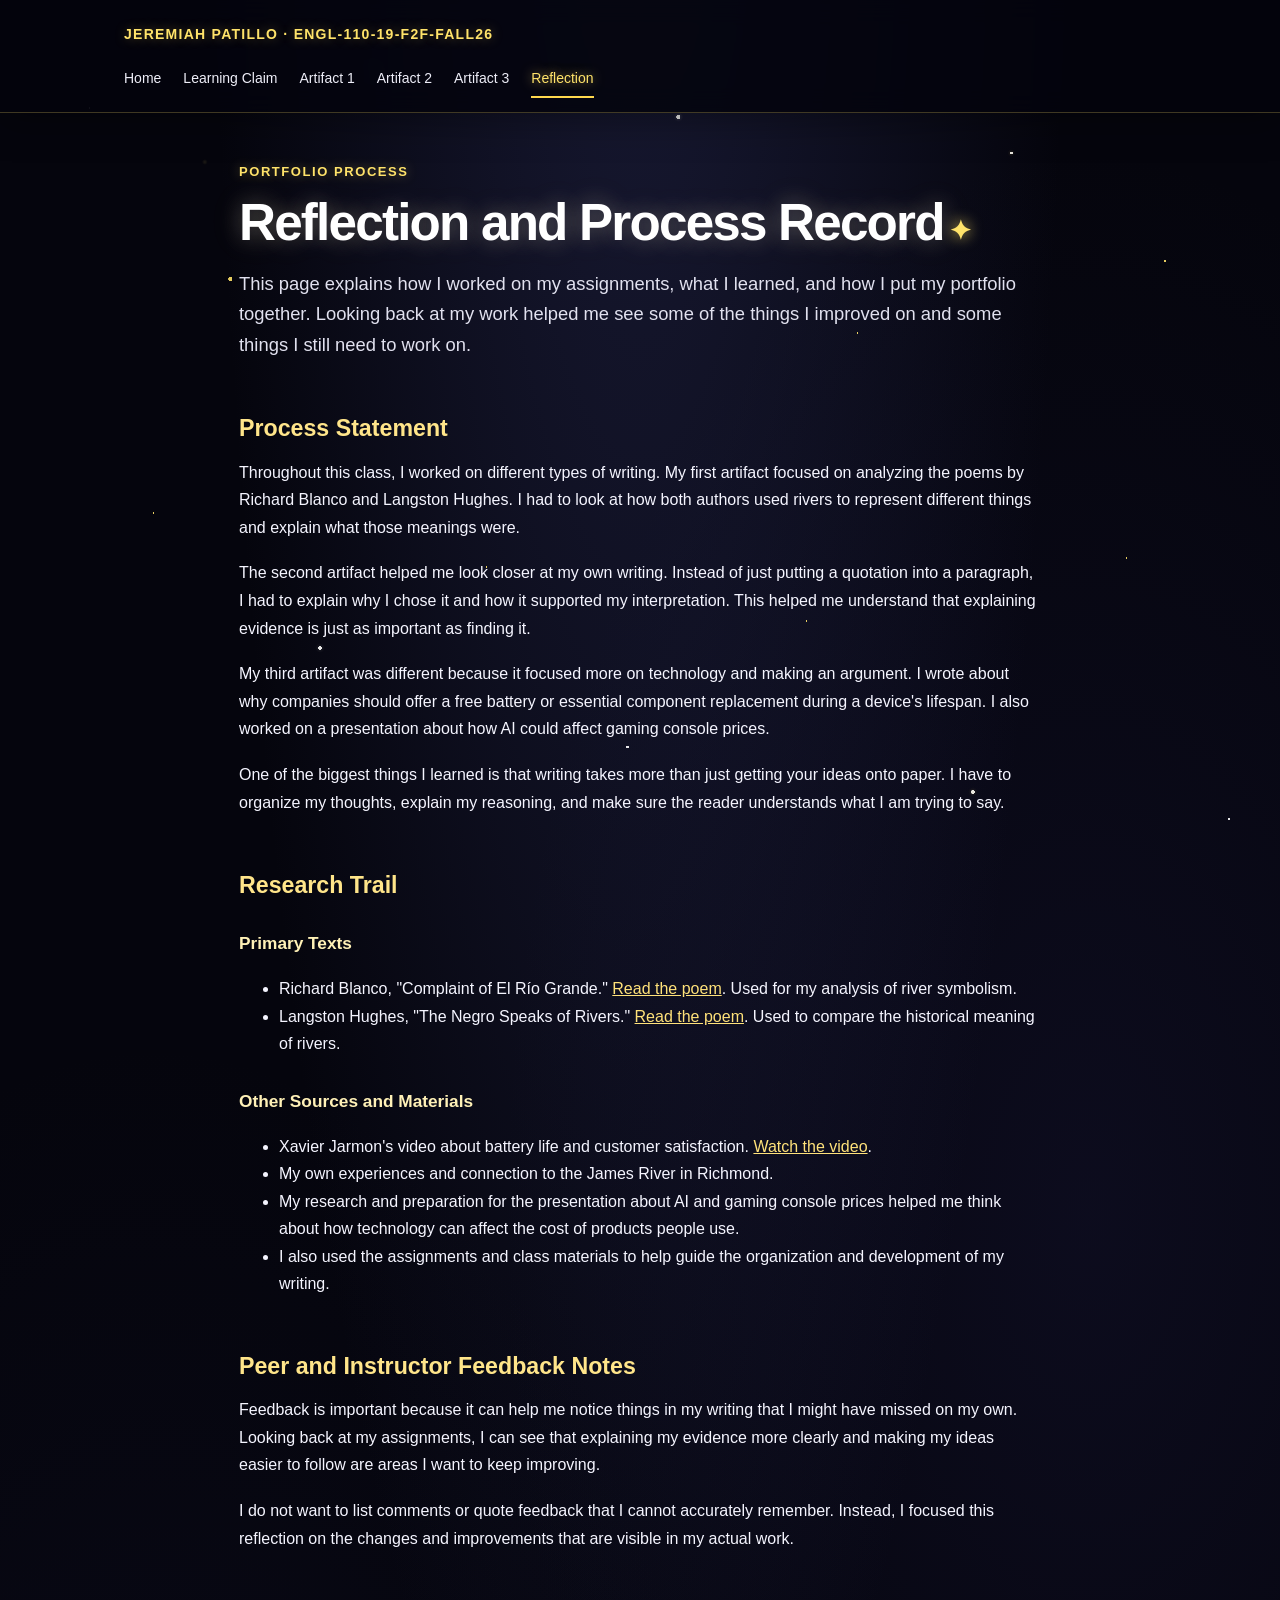
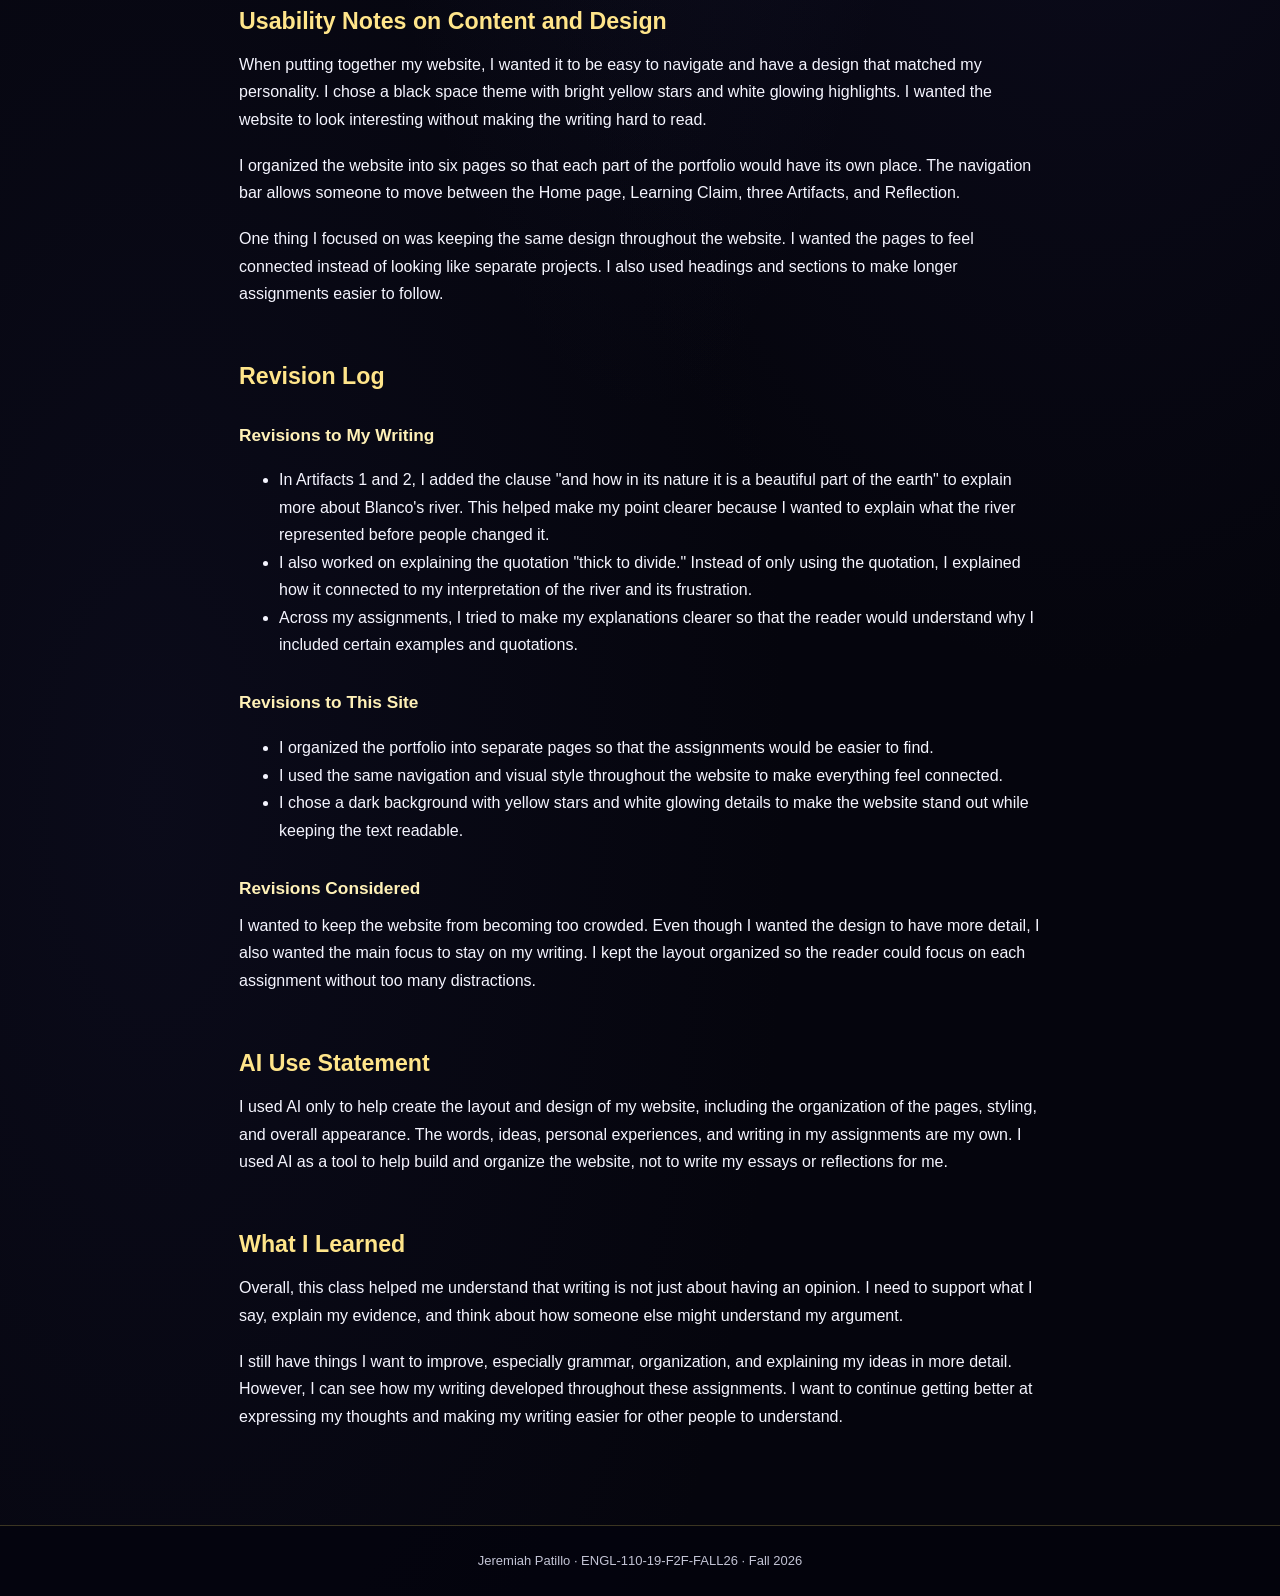
<file: reflection.html>
<!DOCTYPE html>
<html lang="en">
<head>
<meta charset="utf-8">
<meta name="viewport" content="width=device-width, initial-scale=1">
<meta name="description" content="Jeremiah Patillo's ENGL-110 e-portfolio reflection.">
<title>Reflection | Jeremiah Patillo</title>
<link href="styles.css" rel="stylesheet">
</head>
<body>
<header>
  <div class="header-inner">
    <div class="brand">Jeremiah Patillo · ENGL-110-19-F2F-FALL26</div>
    <nav aria-label="Main navigation">
      <a href="index.html">Home</a>
      <a href="learning-claim.html">Learning Claim</a>
      <a href="artifact-1.html">Artifact 1</a>
      <a href="artifact-2.html">Artifact 2</a>
      <a href="artifact-3.html">Artifact 3</a>
      <a aria-current="page" href="reflection.html">Reflection</a>
    </nav>
  </div>
</header>

<main>
  <div class="eyebrow">Portfolio process</div>
  <h1>Reflection and Process Record</h1>

  <p class="lead">
    This page explains how I worked on my assignments, what I learned,
    and how I put my portfolio together. Looking back at my work helped
    me see some of the things I improved on and some things I still need
    to work on.
  </p>

  <h2>Process Statement</h2>
  <p>
    Throughout this class, I worked on different types of writing.
    My first artifact focused on analyzing the poems by Richard Blanco
    and Langston Hughes. I had to look at how both authors used rivers
    to represent different things and explain what those meanings were.
  </p>
  <p>
    The second artifact helped me look closer at my own writing.
    Instead of just putting a quotation into a paragraph, I had to
    explain why I chose it and how it supported my interpretation.
    This helped me understand that explaining evidence is just as
    important as finding it.
  </p>
  <p>
    My third artifact was different because it focused more on technology
    and making an argument. I wrote about why companies should offer
    a free battery or essential component replacement during a device's
    lifespan. I also worked on a presentation about how AI could affect
    gaming console prices.
  </p>
  <p>
    One of the biggest things I learned is that writing takes more than
    just getting your ideas onto paper. I have to organize my thoughts,
    explain my reasoning, and make sure the reader understands what I
    am trying to say.
  </p>

  <h2>Research Trail</h2>
  <h3>Primary Texts</h3>
  <ul>
    <li>
      Richard Blanco, "Complaint of El Río Grande."
      <a href="https://www.richard-blanco.com/book/how-to-love-a-country/complaint-of-el-rio-grande/" target="_blank" rel="noopener noreferrer">Read the poem</a>.
      Used for my analysis of river symbolism.
    </li>
    <li>
      Langston Hughes, "The Negro Speaks of Rivers."
      <a href="https://www.poetryfoundation.org/poems/44428/the-negro-speaks-of-rivers" target="_blank" rel="noopener noreferrer">Read the poem</a>.
      Used to compare the historical meaning of rivers.
    </li>
  </ul>

  <h3>Other Sources and Materials</h3>
  <ul>
    <li>
      Xavier Jarmon's video about battery life and customer satisfaction.
      <a href="https://youtu.be/jmKGKJxka3g" target="_blank" rel="noopener noreferrer">Watch the video</a>.
    </li>
    <li>My own experiences and connection to the James River in Richmond.</li>
    <li>
      My research and preparation for the presentation about AI and gaming
      console prices helped me think about how technology can affect the
      cost of products people use.
    </li>
    <li>
      I also used the assignments and class materials to help guide the
      organization and development of my writing.
    </li>
  </ul>

  <h2>Peer and Instructor Feedback Notes</h2>
  <p>
    Feedback is important because it can help me notice things in my
    writing that I might have missed on my own. Looking back at my
    assignments, I can see that explaining my evidence more clearly
    and making my ideas easier to follow are areas I want to keep
    improving.
  </p>
  <p>
    I do not want to list comments or quote feedback that I cannot
    accurately remember. Instead, I focused this reflection on the
    changes and improvements that are visible in my actual work.
  </p>

  <h2>Usability Notes on Content and Design</h2>
  <p>
    When putting together my website, I wanted it to be easy to navigate
    and have a design that matched my personality. I chose a black space
    theme with bright yellow stars and white glowing highlights.
    I wanted the website to look interesting without making the writing
    hard to read.
  </p>
  <p>
    I organized the website into six pages so that each part of the
    portfolio would have its own place. The navigation bar allows
    someone to move between the Home page, Learning Claim, three
    Artifacts, and Reflection.
  </p>
  <p>
    One thing I focused on was keeping the same design throughout
    the website. I wanted the pages to feel connected instead of
    looking like separate projects. I also used headings and sections
    to make longer assignments easier to follow.
  </p>

  <h2>Revision Log</h2>
  <h3>Revisions to My Writing</h3>
  <ul>
    <li>
      In Artifacts 1 and 2, I added the clause "and how in its nature
      it is a beautiful part of the earth" to explain more about
      Blanco's river. This helped make my point clearer because I
      wanted to explain what the river represented before people
      changed it.
    </li>
    <li>
      I also worked on explaining the quotation "thick to divide."
      Instead of only using the quotation, I explained how it connected
      to my interpretation of the river and its frustration.
    </li>
    <li>
      Across my assignments, I tried to make my explanations clearer
      so that the reader would understand why I included certain
      examples and quotations.
    </li>
  </ul>

  <h3>Revisions to This Site</h3>
  <ul>
    <li>I organized the portfolio into separate pages so that the assignments would be easier to find.</li>
    <li>I used the same navigation and visual style throughout the website to make everything feel connected.</li>
    <li>I chose a dark background with yellow stars and white glowing details to make the website stand out while keeping the text readable.</li>
  </ul>

  <h3>Revisions Considered</h3>
  <p>
    I wanted to keep the website from becoming too crowded.
    Even though I wanted the design to have more detail, I also
    wanted the main focus to stay on my writing. I kept the
    layout organized so the reader could focus on each assignment
    without too many distractions.
  </p>

  <h2>AI Use Statement</h2>
  <p>
    I used AI only to help create the layout and design of my website,
    including the organization of the pages, styling, and overall
    appearance. The words, ideas, personal experiences, and writing
    in my assignments are my own. I used AI as a tool to help build
    and organize the website, not to write my essays or reflections
    for me.
  </p>

  <h2>What I Learned</h2>
  <p>
    Overall, this class helped me understand that writing is not
    just about having an opinion. I need to support what I say,
    explain my evidence, and think about how someone else might
    understand my argument.
  </p>
  <p>
    I still have things I want to improve, especially grammar,
    organization, and explaining my ideas in more detail. However,
    I can see how my writing developed throughout these assignments.
    I want to continue getting better at expressing my thoughts
    and making my writing easier for other people to understand.
  </p>
</main>

<footer>
  Jeremiah Patillo · ENGL-110-19-F2F-FALL26 · Fall 2026
</footer>
</body>
</html>
</file>
<file: styles.css>
:root{
  --ink:#f5f5ff;--muted:#c3c4d5;--line:rgba(255,255,255,.15);
  --paper:#05050d;--soft:rgba(19,19,38,.82);--accent:#ffd84d;
  --gold:#ffe36a;--whiteglow:#fffdf0
}
*{box-sizing:border-box}
html{scroll-behavior:smooth}
body{
  margin:0;min-height:100vh;color:var(--ink);
  background:
    radial-gradient(ellipse at 50% -15%,rgba(54,58,112,.42),transparent 48%),
    radial-gradient(ellipse at 85% 38%,rgba(36,34,83,.24),transparent 38%),
    radial-gradient(ellipse at 12% 75%,rgba(31,32,72,.22),transparent 40%),
    #05050d;
  font:16px/1.72 Arial,Helvetica,sans-serif;position:relative;isolation:isolate
}
/* Layered star field: tiny yellow stars with soft white-gold halos */
body:before,body:after{content:"";position:fixed;inset:0;pointer-events:none;z-index:-1}
body:before{
  opacity:.9;
  background-image:
    radial-gradient(1px 1px at 7% 12%,#fff 98%,transparent),
    radial-gradient(2px 2px at 18% 31%,#ffe36a 98%,transparent),
    radial-gradient(1px 1px at 29% 8%,#fff 98%,transparent),
    radial-gradient(1.5px 1.5px at 41% 24%,#ffe36a 98%,transparent),
    radial-gradient(2px 2px at 53% 13%,#fff 98%,transparent),
    radial-gradient(1px 1px at 67% 37%,#ffe36a 98%,transparent),
    radial-gradient(1.5px 1.5px at 79% 17%,#fff 98%,transparent),
    radial-gradient(1px 1px at 91% 29%,#ffe36a 98%,transparent),
    radial-gradient(1px 1px at 12% 57%,#ffe36a 98%,transparent),
    radial-gradient(2px 2px at 25% 72%,#fff 98%,transparent),
    radial-gradient(1px 1px at 38% 63%,#ffe36a 98%,transparent),
    radial-gradient(1.5px 1.5px at 49% 83%,#fff 98%,transparent),
    radial-gradient(1px 1px at 63% 69%,#ffe36a 98%,transparent),
    radial-gradient(2px 2px at 76% 88%,#fff 98%,transparent),
    radial-gradient(1px 1px at 88% 62%,#ffe36a 98%,transparent),
    radial-gradient(1px 1px at 96% 91%,#fff 98%,transparent);
  background-size:100% 100%
}
body:after{
  opacity:.55;
  background:
    radial-gradient(circle at 16% 18%,rgba(255,226,105,.20),transparent 3px),
    radial-gradient(circle at 53% 13%,rgba(255,255,235,.24),transparent 5px),
    radial-gradient(circle at 79% 17%,rgba(255,226,105,.18),transparent 4px),
    radial-gradient(circle at 25% 72%,rgba(255,255,235,.18),transparent 5px),
    radial-gradient(circle at 76% 88%,rgba(255,226,105,.18),transparent 5px)
}
header{
  border-bottom:1px solid rgba(255,226,105,.24);
  background:rgba(4,4,13,.86);backdrop-filter:blur(12px);
  box-shadow:0 8px 35px rgba(0,0,0,.35)
}
.header-inner{max-width:1080px;margin:auto;padding:22px 24px 14px}
.brand{font-size:14px;letter-spacing:.09em;text-transform:uppercase;color:var(--gold);font-weight:700;text-shadow:0 0 12px rgba(255,222,91,.35)}
nav{display:flex;flex-wrap:wrap;gap:8px 22px;margin-top:14px}
nav a{color:#eeeef8;text-decoration:none;font-size:14px;padding:6px 0;border-bottom:2px solid transparent;transition:.2s}
nav a:hover,nav a[aria-current=page]{border-color:var(--accent);color:var(--gold);text-shadow:0 0 12px rgba(255,225,105,.65)}
main{max-width:850px;margin:0 auto;padding:48px 24px 76px}
.eyebrow{color:var(--gold);font-size:13px;letter-spacing:.12em;text-transform:uppercase;font-weight:700;text-shadow:0 0 12px rgba(255,225,105,.38)}
h1{font-size:clamp(2rem,5vw,3.2rem);line-height:1.12;letter-spacing:-.035em;margin:10px 0 18px;color:#fff;text-shadow:0 0 22px rgba(255,255,255,.24),0 0 34px rgba(255,218,91,.15)}
h1:after{content:" ✦";font-size:.52em;color:var(--gold);text-shadow:0 0 15px #ffe36a}
h2{font-size:1.45rem;line-height:1.3;margin:2.3em 0 .65em;color:#ffe58a}
h3{font-size:1.08rem;margin:1.7em 0 .5em;color:#fff1b7}
p{margin:0 0 1.15em}
.lead{font-size:1.15rem;line-height:1.65;color:#e1e1ef}
.meta{color:var(--muted);font-size:14px}
.card{background:linear-gradient(145deg,rgba(28,28,54,.92),rgba(12,12,27,.9));border:1px solid rgba(255,224,105,.25);border-radius:14px;padding:20px 22px;margin:22px 0;box-shadow:0 10px 35px rgba(0,0,0,.24)}
.page-list{display:grid;grid-template-columns:repeat(auto-fit,minmax(220px,1fr));gap:14px;margin:28px 0}
.page-card{border:1px solid rgba(255,224,105,.28);border-radius:12px;padding:18px;text-decoration:none;color:var(--ink);display:block;background:linear-gradient(145deg,rgba(26,26,51,.88),rgba(10,10,23,.88));box-shadow:0 8px 24px rgba(0,0,0,.2);transition:transform .2s,border-color .2s,box-shadow .2s}
.page-card:hover{border-color:var(--gold);transform:translateY(-3px);box-shadow:0 0 22px rgba(255,220,90,.15)}
.page-card strong{display:block;margin-bottom:5px;color:var(--gold)}
.page-card span{font-size:14px;color:var(--muted)}
article{overflow-wrap:anywhere}
article h2{padding-top:10px;border-top:1px solid var(--line)}
article p{white-space:normal}
a{color:#ffe27a}
a:hover{color:#fff}
a:focus,button:focus{outline:3px solid #fff1a8;outline-offset:3px}
.video{position:relative;width:100%;aspect-ratio:16/9;margin:20px 0 8px}
.video iframe{position:absolute;inset:0;width:100%;height:100%;border:1px solid rgba(255,225,105,.35);border-radius:10px}
.placeholder{border-left:4px solid #ffd84d;background:rgba(75,59,15,.34);padding:14px 18px;margin:16px 0;color:#fff4c4}
footer{border-top:1px solid rgba(255,226,105,.22);color:var(--muted);font-size:13px;padding:24px;text-align:center;background:rgba(4,4,13,.7)}
.small{font-size:14px;color:var(--muted)}
::selection{background:#ffe36a;color:#090910}
@media(max-width:600px){.header-inner{padding:18px 18px 10px}nav{gap:7px 15px}nav a{font-size:13px}main{padding:34px 18px 55px}.lead{font-size:1.05rem}}
@media(prefers-reduced-motion:reduce){html{scroll-behavior:auto}*,*:before,*:after{transition:none!important}}
</file>
